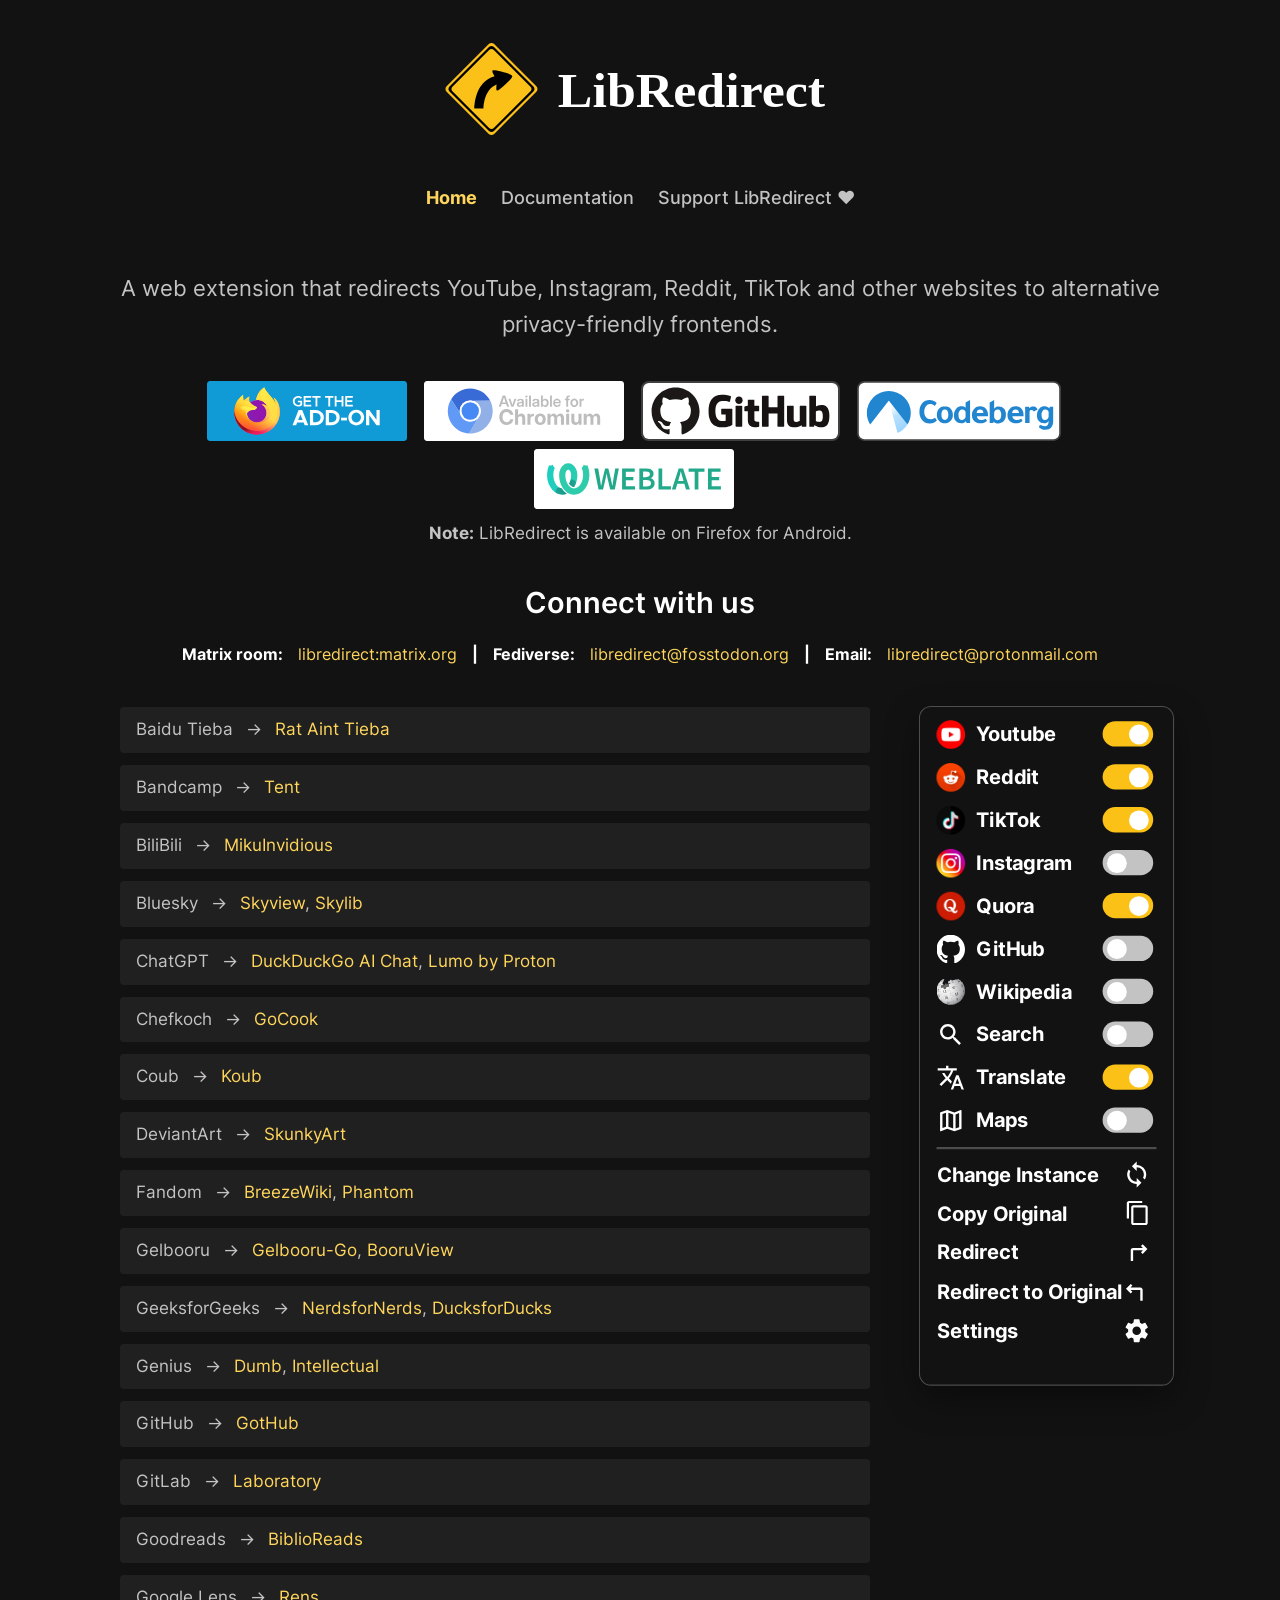
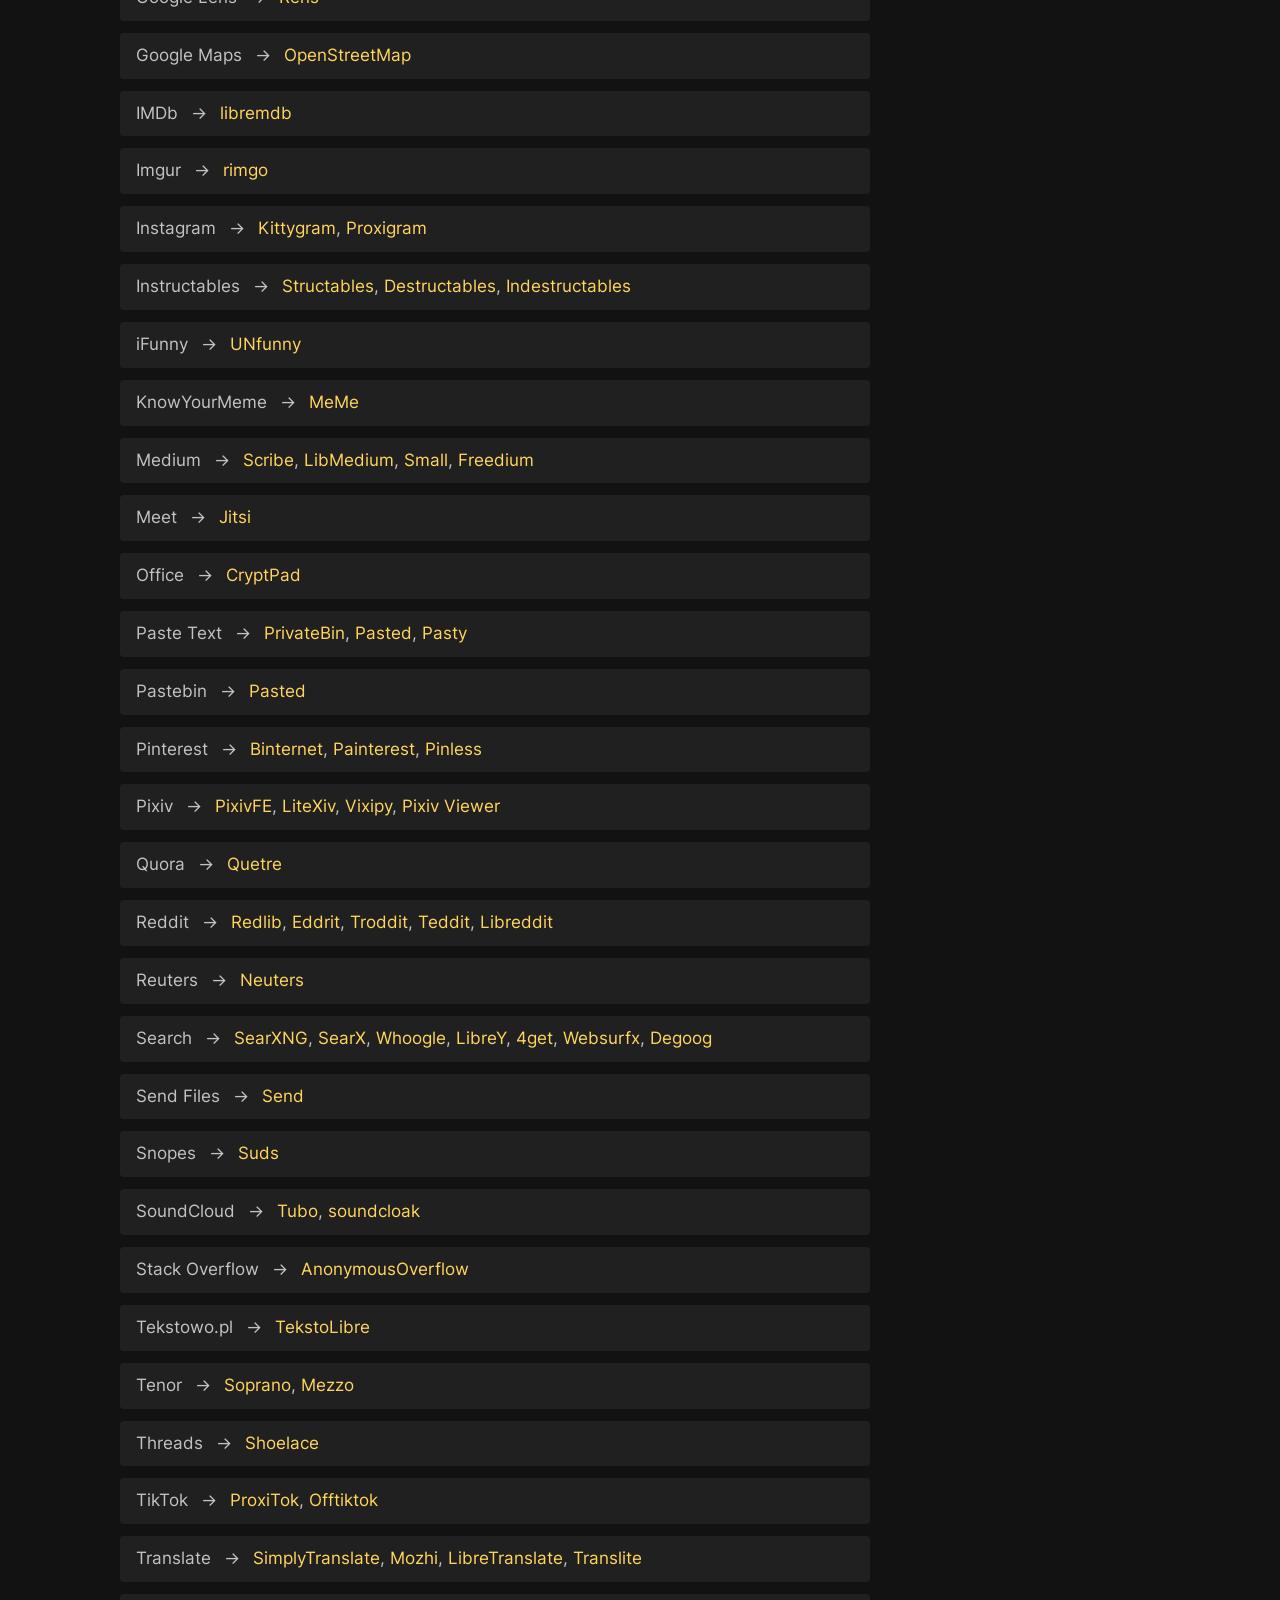
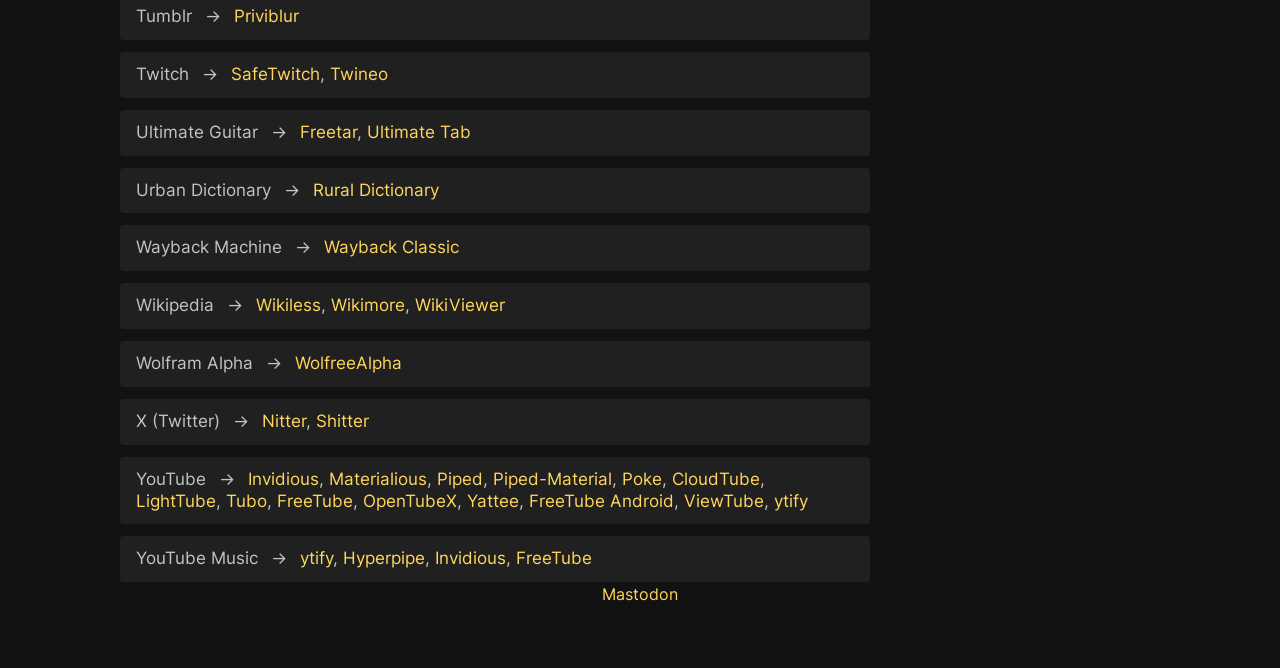
<file: index.html>
<!DOCTYPE html>
<html lang="en">
	<head>
		<meta charset="UTF-8">
		<meta name="viewport" content="width=device-width, initial-scale=1.0">
		<meta name="robots" content="index, follow">
		<link rel="stylesheet" href="style.css">
		<link rel="icon" type="image/x-icon" href="favicon.ico">
		<link rel="canonical" href="https://libredirect.manerakai.com">
		<meta property="og:type" content="website">
		<meta property="og:title" content="LibRedirect - Privacy-friendly Redirector">
		<meta property="og:site_name" content="libredirect.manerakai.com">
		<meta property="og:description" content="A web extension that redirects YouTube, Twitter, Instagram, etc. requests to alternative privacy-friendly frontends">
		<title>LibRedirect</title>
		<meta name="referrer" content="same-origin">
		<meta http-equiv="Content-Security-Policy" content="default-src 'none'; base-uri 'self'; form-action 'self'; script-src 'none'; style-src 'self'; img-src 'self'; font-src 'self'; frame-src 'self'; media-src 'self';">
	</head>
	<body>
		<div id="body" class="center-content">
			<div id="logo">
				<a href="./index.html">
					<img src="assets/images/libredirect-logo.svg" alt="LibRedirect Logo">
				</a>
			</div>
			<div class="nav_bar">
				<a href="./index.html" class="active">Home</a>
				<a href="./docs.html">Documentation</a>
				<a href="./donate.html">Support LibRedirect ❤️</a>
			</div>
			<h3 class="title">A web extension that redirects YouTube, Instagram, Reddit, TikTok and other websites to alternative privacy-friendly frontends.</h3>
			<div>
				<a class="badge" href="https://addons.mozilla.org/firefox/addon/libredirect">
					<img src="./assets/images/badge-firefox.svg" alt="Firefox Add-Ons">
				</a>
				<a class="badge" href="./docs.html#chromium-install">
					<img src="./assets/images/badge-chromium.svg" alt="Chromium">
				</a>
				<a class="badge" href="https://github.com/libredirect">
					<img src="./assets/images/github.svg" alt="GitHub">
				</a>
				<a class="badge" href="https://codeberg.org/LibRedirect">
					<img src="./assets/images/codeberg.svg" alt="Codeberg">
				</a>
				<a class="badge" href="https://hosted.weblate.org/projects/libredirect/extension">
					<img src="./assets/images/badge-weblate.svg" alt="Weblate">
				</a>
				<p><strong>Note:</strong>
				LibRedirect is available on Firefox for Android.</p>
			</div>
			<h2>Connect with us</h2>
			<div class="connect-links">
				<strong>Matrix room:</strong>
				<a href="https://matrix.to/#/#libredirect:matrix.org">libredirect:matrix.org</a>
				<strong>|</strong>
				<strong>Fediverse:</strong>
				<a href="https://fosstodon.org/@libredirect">libredirect@fosstodon.org</a>
				<strong>|</strong>
				<strong>Email:</strong>
				<a href="mailto:libredirect@protonmail.com">libredirect@protonmail.com</a>
			</div>
			<div id="description">
				<div class="left-content">
					<!-- To sync service list see 'index.sh' script. TODO: make CI or update script to replace this part. -->
					<ul class="clear">
						<li>Baidu Tieba <span>&#8594;</span>
							<a href="https://0xacab.org/johnxina/rat">Rat Aint Tieba</a></li>
						<li>Bandcamp <span>&#8594;</span>
							<a href="https://forgejo.sny.sh/sun/Tent">Tent</a></li>
						<li>BiliBili <span>&#8594;</span>
							<a href="https://0xacab.org/johnxina/mikuinvidious">MikuInvidious</a></li>
						<li>Bluesky <span>&#8594;</span>
							<a href="https://github.com/badlogic/skyview">Skyview</a>, <a href="https://codeberg.org/bg443/skylib-backend">Skylib</a></li>
						<li>ChatGPT <span>&#8594;</span>
							<a href="https://duckduckgo.com/duckduckgo-help-pages/aichat">DuckDuckGo AI Chat</a>, <a href="https://lumo.proton.me">Lumo by Proton</a></li>
						<li>Chefkoch <span>&#8594;</span>
							<a href="https://github.com/NoUmlautsAllowed/gocook">GoCook</a></li>
						<li>Coub <span>&#8594;</span>
							<a href="https://git.bloat.cat/gospodin/koub">Koub</a></li>
						<li>DeviantArt <span>&#8594;</span>
							<a href="https://codeberg.org/skunky/skunkyart">SkunkyArt</a></li>
						<li>Fandom <span>&#8594;</span>
							<a href="https://breezewiki.com">BreezeWiki</a>, <a href="https://codeberg.org/phantom-org/phantom">Phantom</a></li>
						<li>Gelbooru <span>&#8594;</span>
							<a href="https://codeberg.org/vlnst/gelbooru-go">Gelbooru-Go</a>, <a href="https://codeberg.org/jessienyan/booruview">BooruView</a></li>
						<li>GeeksforGeeks <span>&#8594;</span>
							<a href="https://git.vern.cc/cobra/NerdsforNerds">NerdsforNerds</a>, <a href="https://git.private.coffee/PrivateCoffee/ducksforducks">DucksforDucks</a></li>
						<li>Genius <span>&#8594;</span>
							<a href="https://github.com/rramiachraf/dumb">Dumb</a>, <a href="https://github.com/Insprill/intellectual">Intellectual</a></li>
						<li>GitHub <span>&#8594;</span>
							<a href="https://codeberg.org/gothub/gothub">GotHub</a></li>
						<li>GitLab <span>&#8594;</span>
							<a href="https://git.vitali64.duckdns.org/utils/laboratory.git/about">Laboratory</a></li>
						<li>Goodreads <span>&#8594;</span>
							<a href="https://github.com/nesaku/BiblioReads">BiblioReads</a></li>
						<li>Google Lens <span>&#8594;</span>
							<a href="https://git.maid.zone/stuff/rens">Rens</a></li>
						<li>Google Maps <span>&#8594;</span>
							<a href="https://www.openstreetmap.org">OpenStreetMap</a></li>
						<li>IMDb <span>&#8594;</span>
							<a href="https://github.com/zyachel/libremdb">libremdb</a></li>
						<li>Imgur <span>&#8594;</span>
							<a href="https://codeberg.org/rimgo/rimgo">rimgo</a></li>
						<li>Instagram <span>&#8594;</span>
							<a href="https://codeberg.org/irelephant/kittygram">Kittygram</a>, <a href="https://codeberg.org/ThePenguinDev/Proxigram">Proxigram</a></li>
						<li>Instructables <span>&#8594;</span>
							<a href="https://github.com/PrivateCoffee/structables">Structables</a>, <a href="https://git.vern.cc/cobra/Destructables">Destructables</a>, <a href="https://indestructables.codeberg.page">Indestructables</a></li>
						<li>iFunny <span>&#8594;</span>
							<a href="https://git.vern.cc/cobra/UNfunny">UNfunny</a></li>
						<li>KnowYourMeme <span>&#8594;</span>
							<a href="https://git.vern.cc/cobra/MeMe">MeMe</a></li>
						<li>Medium <span>&#8594;</span>
							<a href="https://sr.ht/~edwardloveall/Scribe">Scribe</a>, <a href="https://github.com/realaravinth/libmedium">LibMedium</a>, <a href="https://git.private.coffee/PrivateCoffee/small">Small</a>, <a href="https://codeberg.org/Freedium-cfd">Freedium</a></li>
						<li>Meet <span>&#8594;</span>
							<a href="https://jitsi.org">Jitsi</a></li>
						<li>Office <span>&#8594;</span>
							<a href="https://cryptpad.org">CryptPad</a></li>
						<li>Paste Text <span>&#8594;</span>
							<a href="https://privatebin.info">PrivateBin</a>, <a href="https://github.com/Dragynfruit/pasted">Pasted</a>, <a href="https://github.com/lus/pasty">Pasty</a></li>
						<li>Pastebin <span>&#8594;</span>
							<a href="https://github.com/Dragynfruit/pasted">Pasted</a></li>
						<li>Pinterest <span>&#8594;</span>
							<a href="https://github.com/Ahwxorg/Binternet">Binternet</a>, <a href="https://codeberg.org/thirtysix/painterest">Painterest</a>, <a href="https://github.com/bunk-im/pinless">Pinless</a></li>
						<li>Pixiv <span>&#8594;</span>
							<a href="https://codeberg.org/VnPower/pixivfe">PixivFE</a>, <a href="https://codeberg.org/LiteXiv/LiteXiv">LiteXiv</a>, <a href="https://codeberg.org/vixipy/Vixipy">Vixipy</a>, <a href="https://github.com/asadahimeka/pixiv-viewer">Pixiv Viewer</a></li>
						<li>Quora <span>&#8594;</span>
							<a href="https://github.com/zyachel/quetre">Quetre</a></li>
						<li>Reddit <span>&#8594;</span>
							<a href="https://github.com/redlib-org/redlib">Redlib</a>, <a href="https://github.com/corenting/eddrit">Eddrit</a>, <a href="https://github.com/burhan-syed/troddit">Troddit</a>, <a href="https://codeberg.org/teddit/teddit">Teddit</a>, <a href="https://github.com/spikecodes/libreddit">Libreddit</a></li>
						<li>Reuters <span>&#8594;</span>
							<a href="https://github.com/HookedBehemoth/neuters">Neuters</a></li>
						<li>Search <span>&#8594;</span>
							<a href="https://github.com/searxng/searxng">SearXNG</a>, <a href="https://searx.github.io/searx">SearX</a>, <a href="https://benbusby.com/projects/whoogle-search">Whoogle</a>, <a href="https://github.com/Ahwxorg/librey/">LibreY</a>, <a href="https://git.lolcat.ca/lolcat/4get">4get</a>, <a href="https://github.com/neon-mmd/websurfx">Websurfx</a>, <a href="https://github.com/degoog-org/degoog">Degoog</a></li>
						<li>Send Files <span>&#8594;</span>
							<a href="https://gitlab.com/timvisee/send">Send</a></li>
						<li>Snopes <span>&#8594;</span>
							<a href="https://git.vern.cc/cobra/Suds">Suds</a></li>
						<li>SoundCloud <span>&#8594;</span>
							<a href="https://github.com/migalmoreno/tubo">Tubo</a>, <a href="https://git.maid.zone/stuff/soundcloak">soundcloak</a></li>
						<li>Stack Overflow <span>&#8594;</span>
							<a href="https://github.com/httpjamesm/AnonymousOverflow">AnonymousOverflow</a></li>
						<li>Tekstowo.pl <span>&#8594;</span>
							<a href="https://github.com/Davilarek/TekstoLibre">TekstoLibre</a></li>
						<li>Tenor <span>&#8594;</span>
							<a href="https://git.vern.cc/cobra/Soprano">Soprano</a>, <a href="https://gitfield.org/fsky/mezzo">Mezzo</a></li>
						<li>Threads <span>&#8594;</span>
							<a href="https://git.sr.ht/~nixgoat/shoelace">Shoelace</a></li>
						<li>TikTok <span>&#8594;</span>
							<a href="https://github.com/pablouser1/ProxiTok">ProxiTok</a>, <a href="https://github.com/MarsHeer/offtiktok">Offtiktok</a></li>
						<li>Translate <span>&#8594;</span>
							<a href="https://codeberg.org/ManeraKai/simplytranslate">SimplyTranslate</a>, <a href="https://codeberg.org/aryak/mozhi">Mozhi</a>, <a href="https://github.com/LibreTranslate/LibreTranslate">LibreTranslate</a>, <a href="https://codeberg.org/gospodin/translite">Translite</a></li>
						<li>Tumblr <span>&#8594;</span>
							<a href="https://github.com/syeopite/priviblur">Priviblur</a></li>
						<li>Twitch <span>&#8594;</span>
							<a href="https://codeberg.org/dragongoose/safetwitch">SafeTwitch</a>, <a href="https://codeberg.org/CloudyyUw/twineo">Twineo</a></li>
						<li>Ultimate Guitar <span>&#8594;</span>
							<a href="https://github.com/kmille/freetar">Freetar</a>, <a href="https://github.com/BenoitBellegarde/UltimateTab">Ultimate Tab</a></li>
						<li>Urban Dictionary <span>&#8594;</span>
							<a href="https://codeberg.org/cobra/rural-dict">Rural Dictionary</a></li>
						<li>Wayback Machine <span>&#8594;</span>
							<a href="https://github.com/ticky/wayback-classic">Wayback Classic</a></li>
						<li>Wikipedia <span>&#8594;</span>
							<a href="https://wikiless.org">Wikiless</a>, <a href="https://git.private.coffee/privatecoffee/wikimore">Wikimore</a>, <a href="https://codeberg.org/bnyro/wikiviewer">WikiViewer</a></li>
						<li>Wolfram Alpha <span>&#8594;</span>
							<a href="https://git.disroot.org/wolfree">WolfreeAlpha</a></li>
						<li>X (Twitter) <span>&#8594;</span>
							<a href="https://github.com/zedeus/nitter">Nitter</a>, <a href="https://github.com/zedeus/nitter">Shitter</a></li>
						<li>YouTube <span>&#8594;</span>
							<a href="https://invidious.io">Invidious</a>, <a href="https://materialio.us">Materialious</a>, <a href="https://github.com/TeamPiped/Piped">Piped</a>, <a href="https://github.com/mmjee/Piped-Material">Piped-Material</a>, <a href="https://codeberg.org/ashley/poke">Poke</a>, <a href="https://sr.ht/~cadence/tube">CloudTube</a>, <a href="https://github.com/lighttube-org/LightTube">LightTube</a>, <a href="https://github.com/migalmoreno/tubo">Tubo</a>, <a href="https://github.com/FreeTubeApp/FreeTube">FreeTube</a>, <a href="https://github.com/OpenTubeX/OpenTubeX">OpenTubeX</a>, <a href="https://github.com/yattee/yattee">Yattee</a>, <a href="https://github.com/MarmadileManteater/FreeTubeAndroid">FreeTube Android</a>, <a href="https://github.com/ViewTube/viewtube">ViewTube</a>, <a href="https://github.com/n-ce/ytify/">ytify</a></li>
						<li>YouTube Music <span>&#8594;</span>
							<a href="https://github.com/n-ce/ytify">ytify</a>, <a href="https://codeberg.org/Hyperpipe/Hyperpipe">Hyperpipe</a>, <a href="https://invidious.io">Invidious</a>, <a href="https://github.com/FreeTubeApp/FreeTube">FreeTube</a></li>
					</ul>
				</div>
				<div id="popup">
					<iframe src="./popup.html" title="Popup Emulation of the extension"></iframe>
				</div>
			</div>
			<!-- Hidden. Used to verify this website at Mastodon account. -->
			<a class="fedi" rel="me" href="https://fosstodon.org/@libredirect" style="display: none;">Mastodon</a>
		</div>
	</body>
</html>
</file>
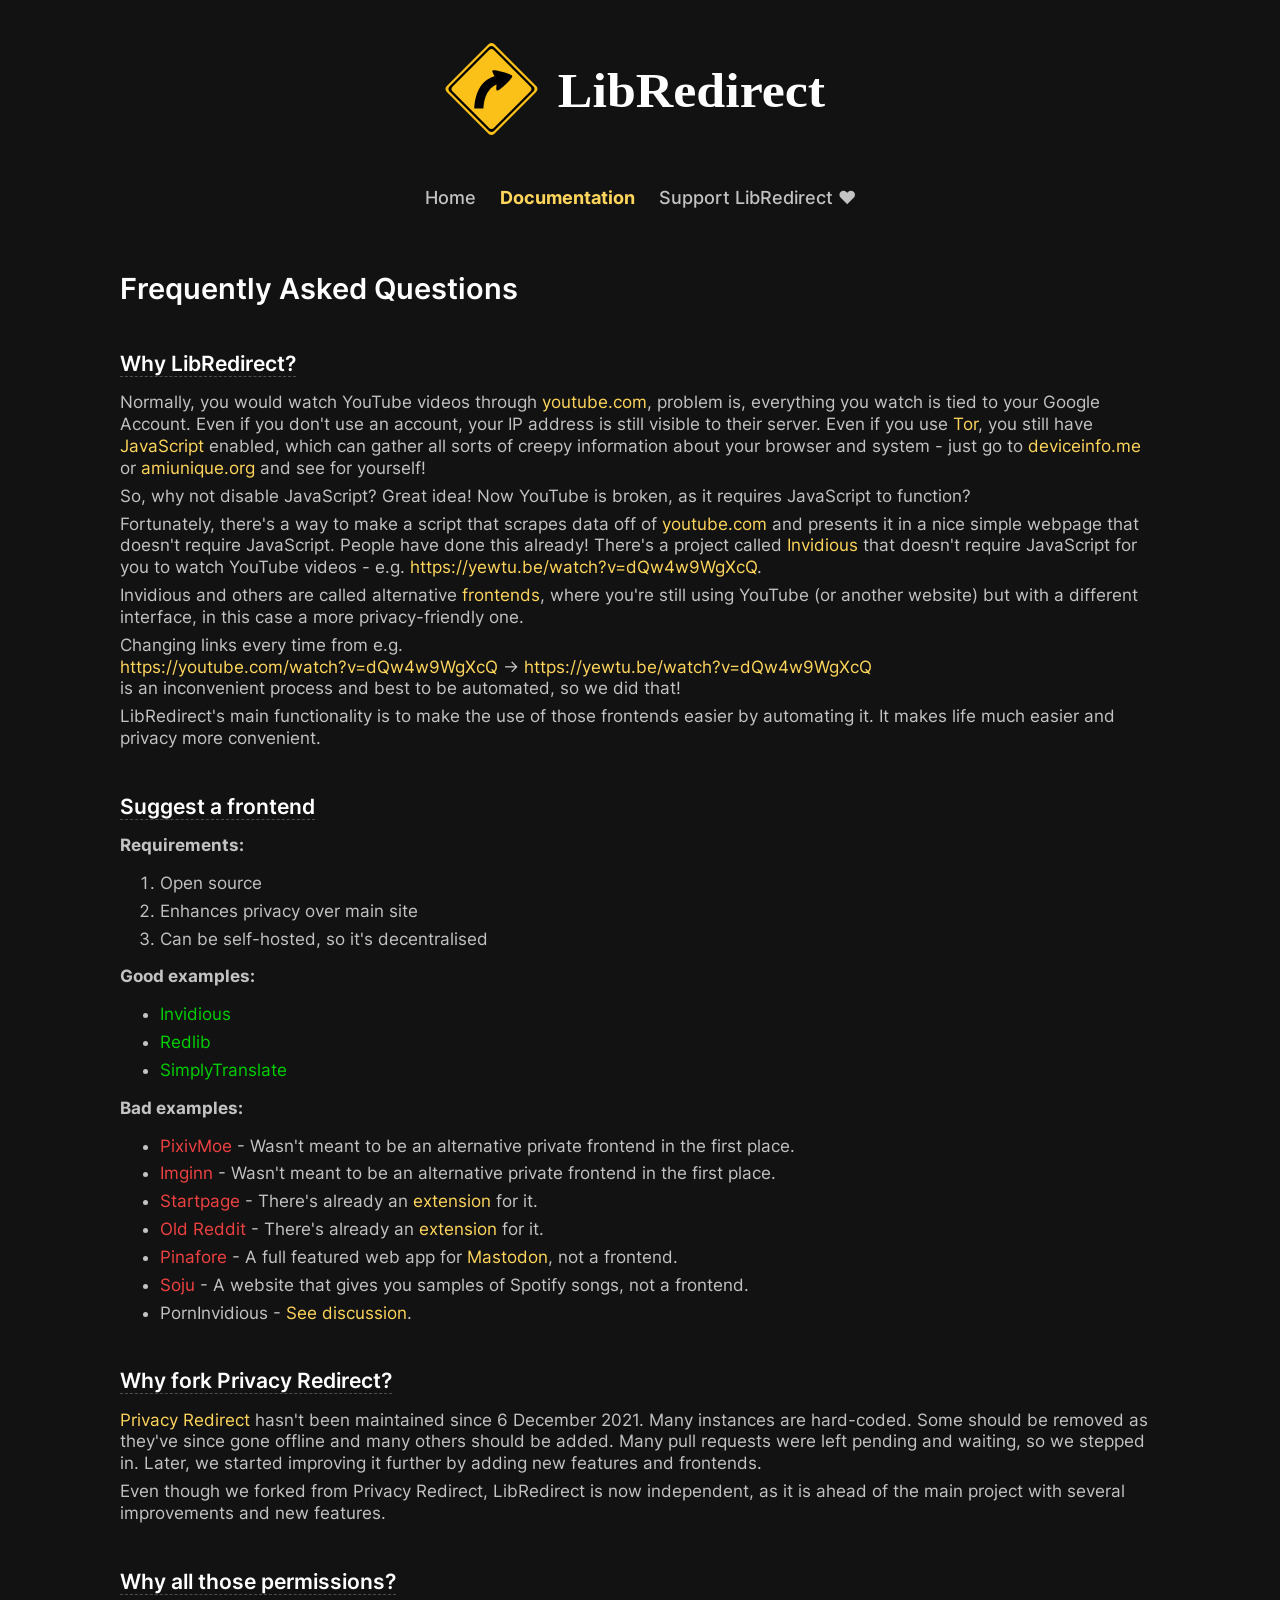
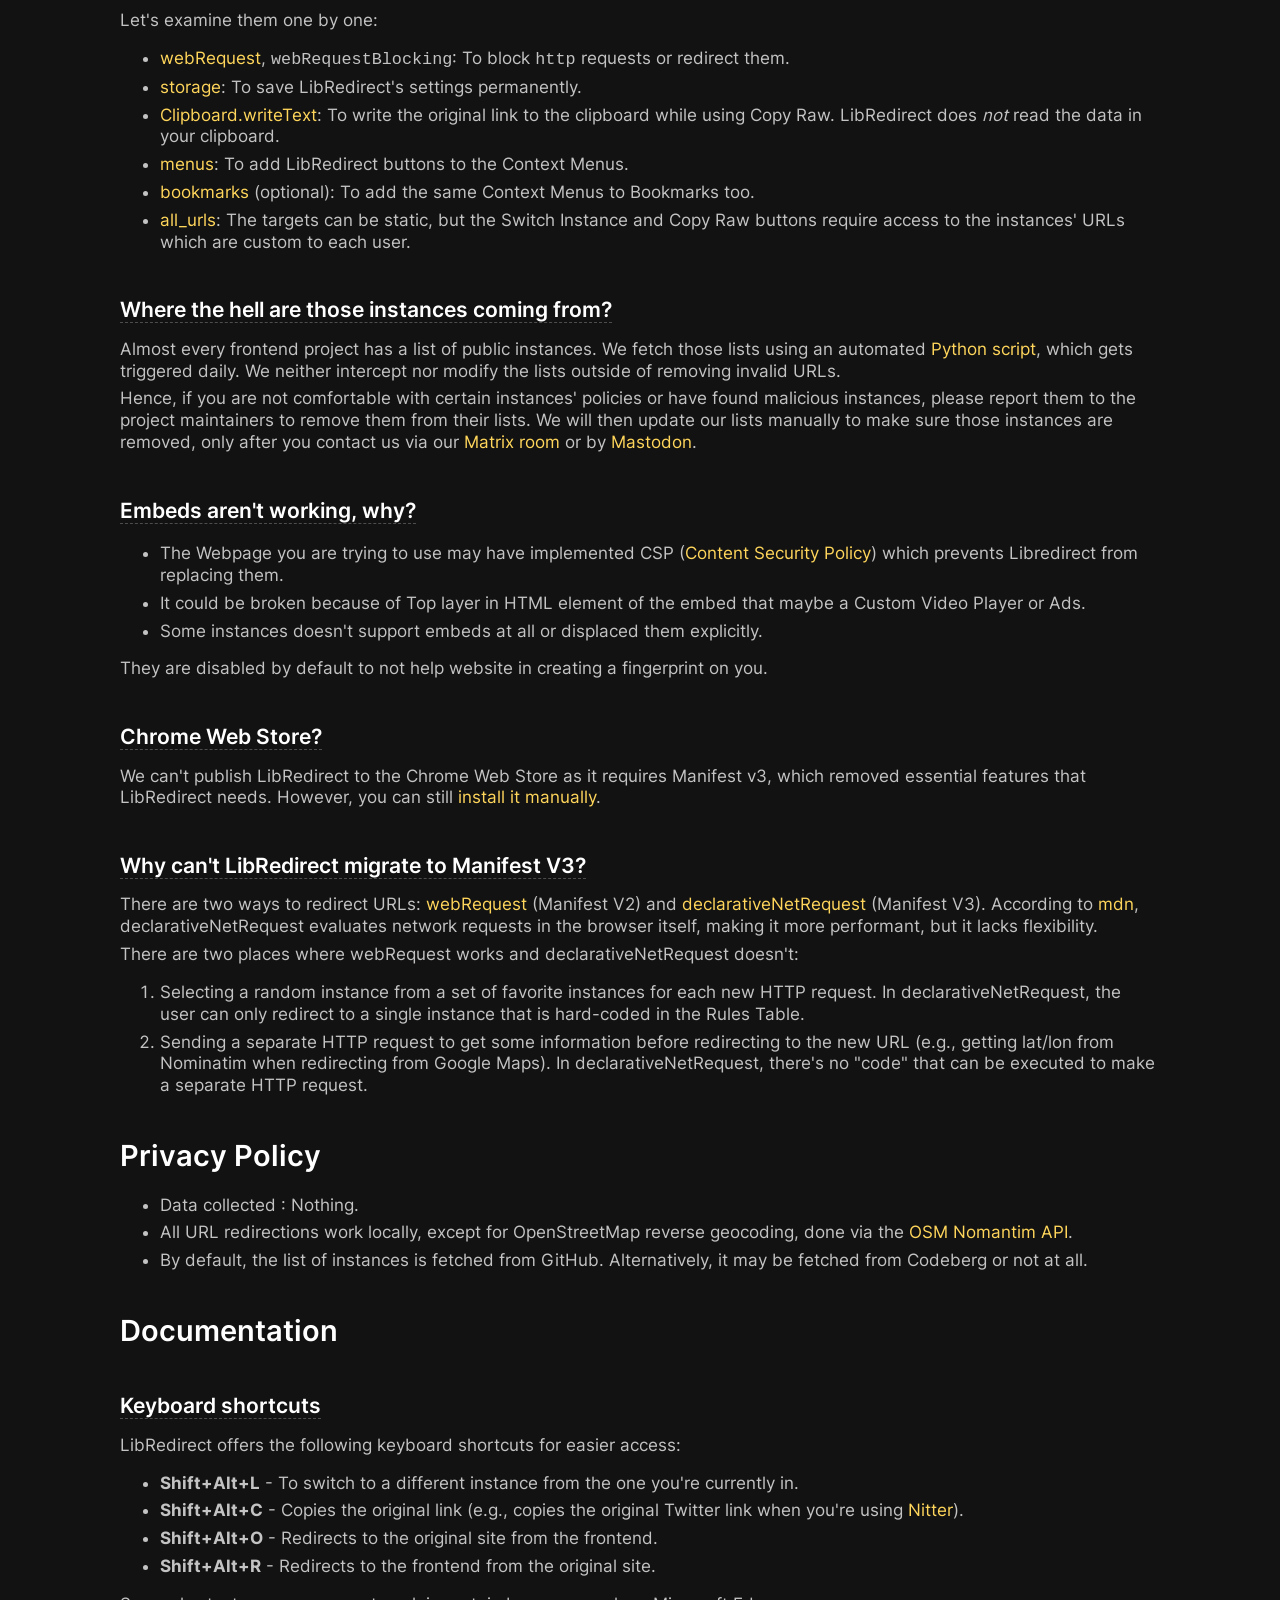
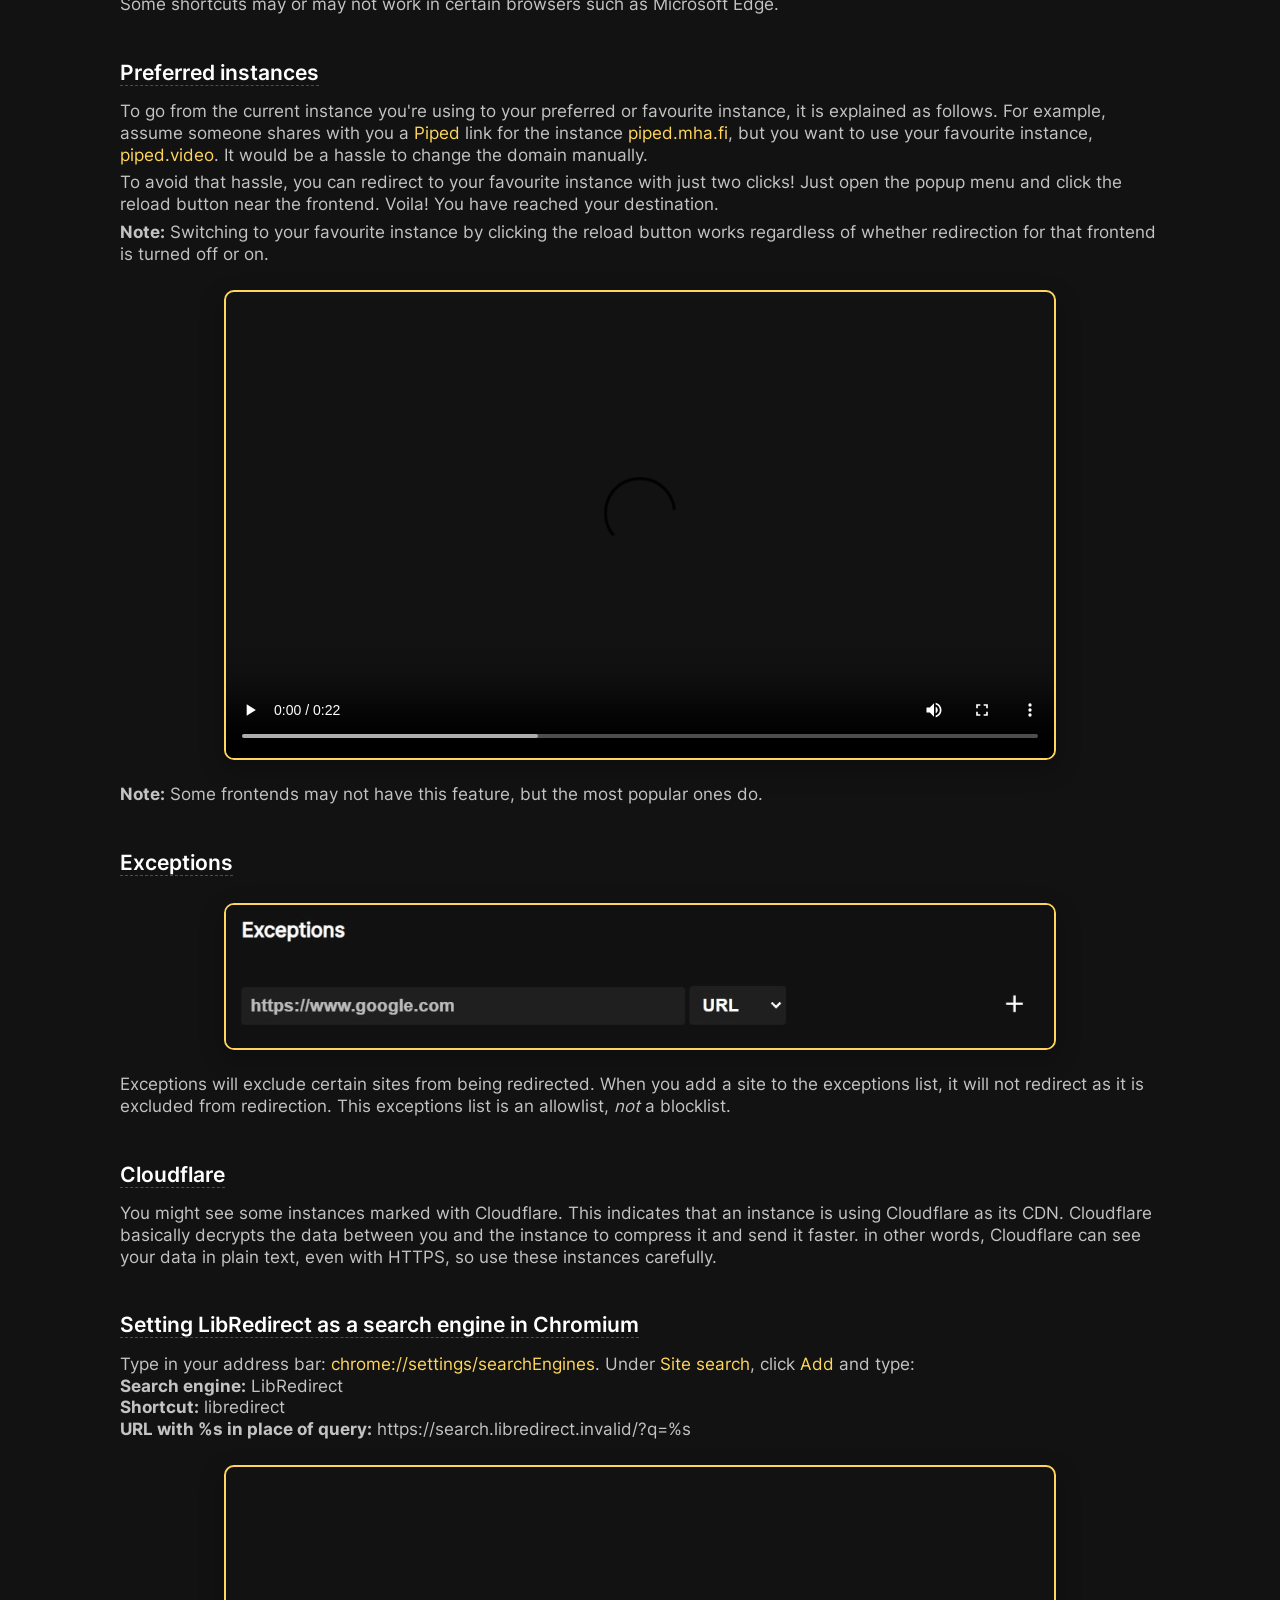
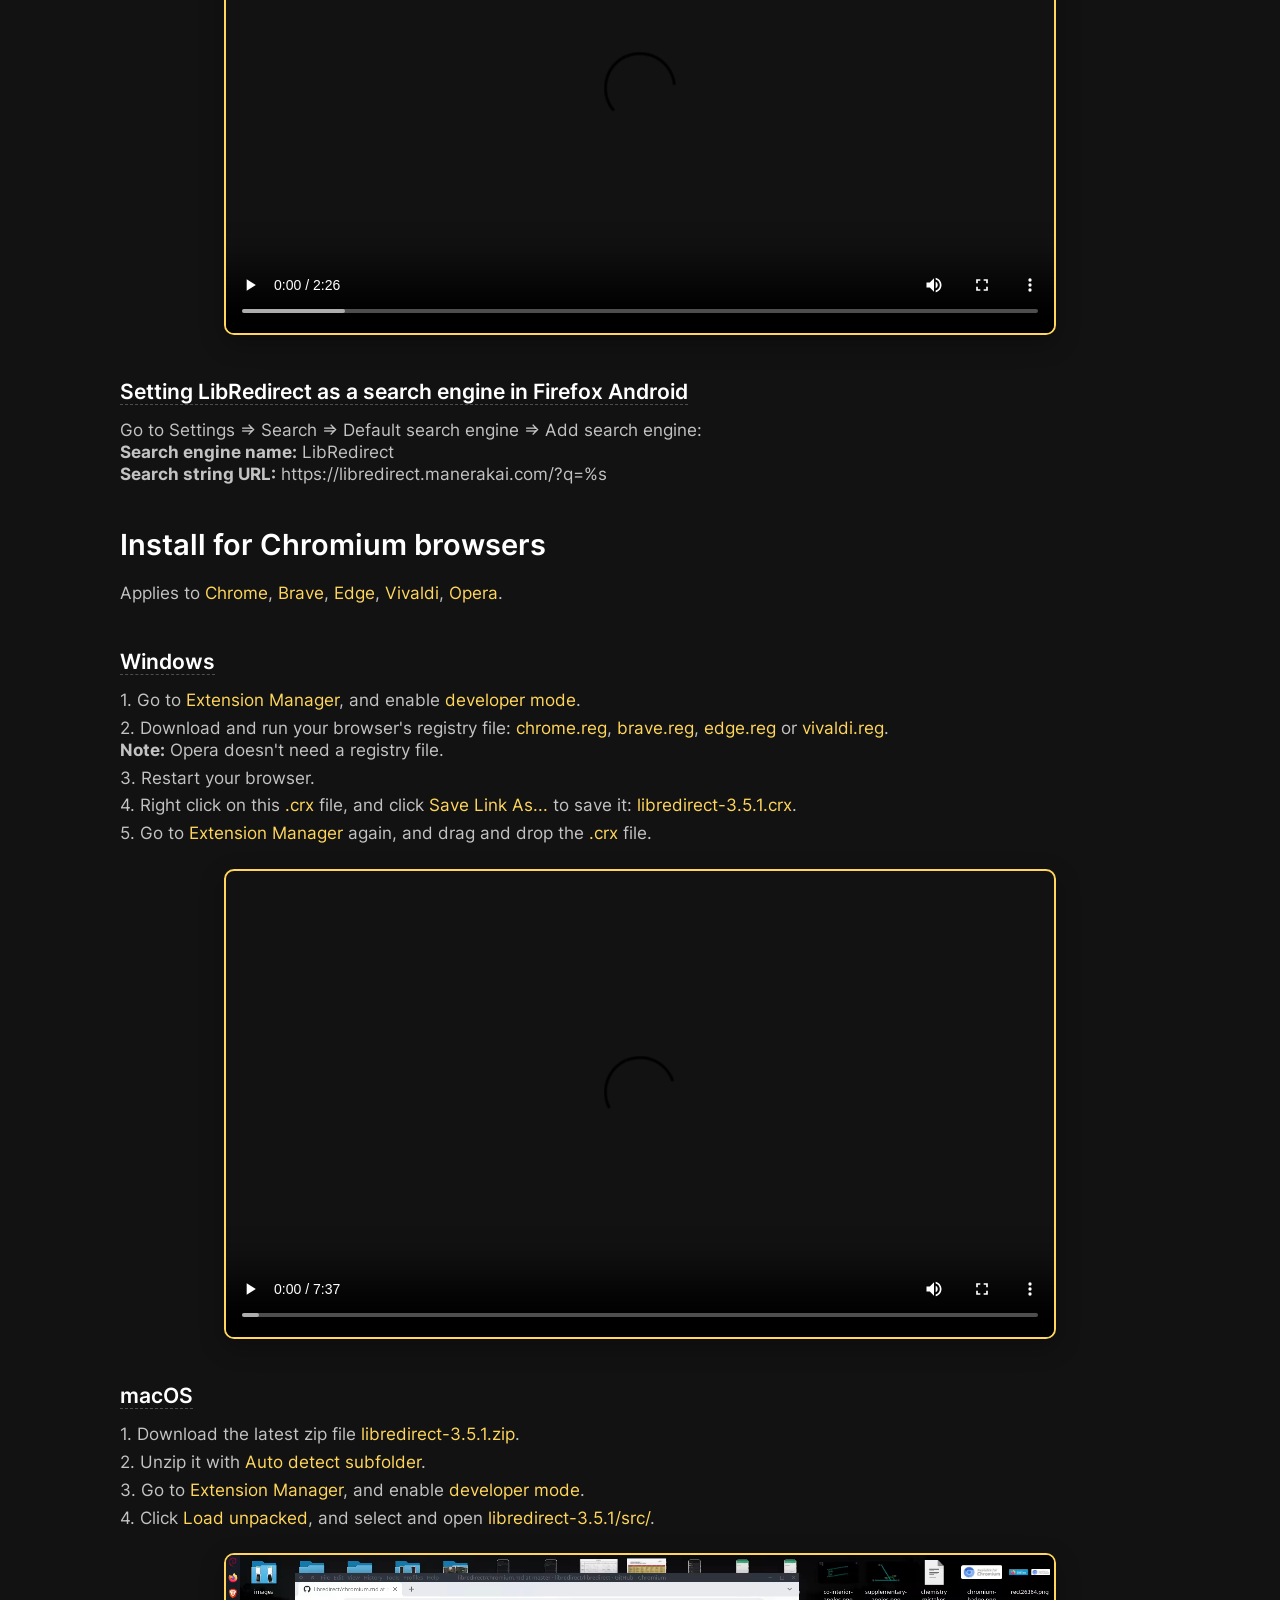
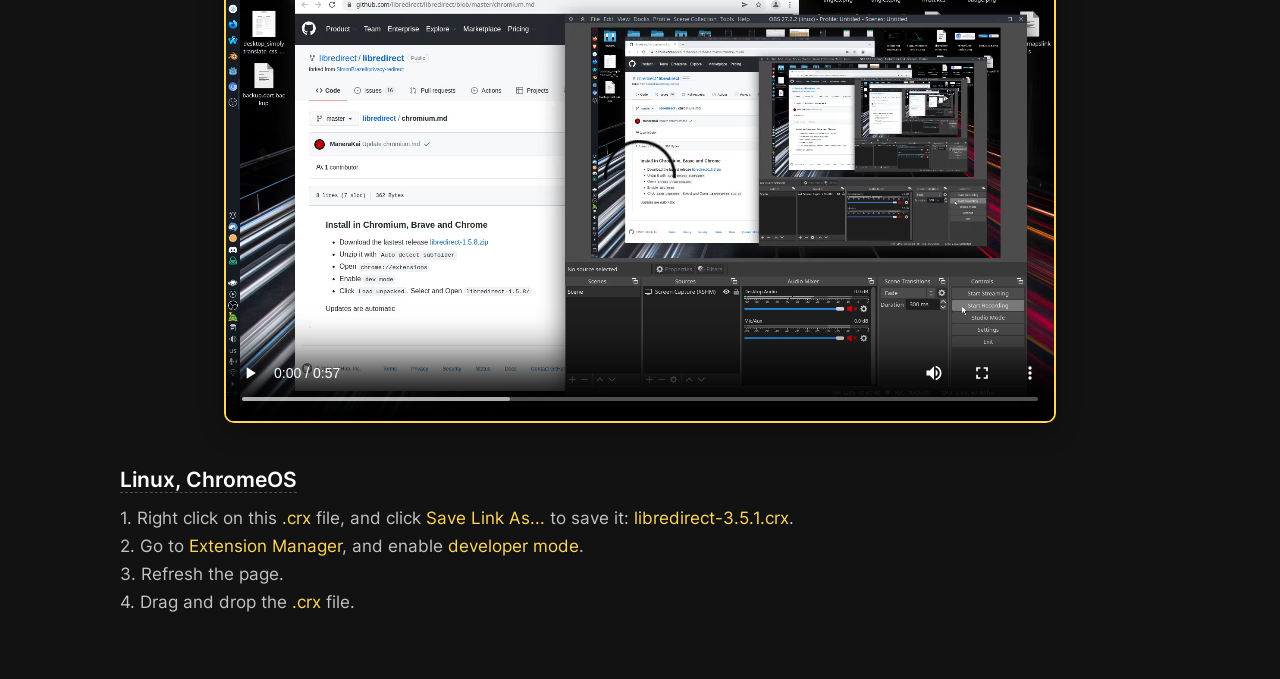
<file: docs.html>
<!DOCTYPE html>
<html lang="en">
	<head>
		<meta charset="UTF-8">
		<meta name="viewport" content="width=device-width, initial-scale=1.0">
		<meta name="robots" content="index, follow">
		<link rel="stylesheet" href="style.css">
		<link rel="icon" type="image/x-icon" href="favicon.ico">
		<link rel="canonical" href="https://libredirect.manerakai.com">
		<meta property="og:type" content="website">
		<meta property="og:title" content="LibRedirect - Privacy-friendly Redirector">
		<meta property="og:site_name" content="libredirect.manerakai.com">
		<meta property="og:description" content="A web extension that redirects YouTube, Twitter, Instagram, etc. requests to alternative privacy-friendly frontends">
		<title>LibRedirect - Documentation</title>
		<meta name="referrer" content="same-origin">
		<meta http-equiv="Content-Security-Policy" content="default-src 'none'; base-uri 'self'; form-action 'self'; script-src 'none'; style-src 'self'; img-src 'self'; font-src 'self'; frame-src 'self'; media-src 'self';">
	</head>
	<body>
		<div id="body">
			<div id="logo">
				<a href="./index.html">
					<img src="assets/images/libredirect-logo.svg" alt="LibRedirect Logo">
				</a>
			</div>
			<div class="nav_bar">
				<a href="./index.html">Home</a>
				<a href="./docs.html" class="active">Documentation</a>
				<a href="./donate.html">Support LibRedirect ❤️</a>
			</div>
			<h2 id="faq">Frequently Asked Questions</h2>
			<h3 id="why_libredirect"><a href="#why_libredirect">Why LibRedirect?</a></h3>
			<p>Normally, you would watch YouTube videos through <a href="https://www.youtube.com">youtube.com</a>,
				problem is, everything you watch is tied to your Google Account. Even if you don't use an account, your IP address is still visible to their server.
				Even if you use <a href="https://www.torproject.org">Tor</a>, you still have <a href="https://en.wikipedia.org/wiki/JavaScript">JavaScript</a>
				enabled, which can gather all sorts of creepy information about your browser and system - just go to <a href="https://deviceinfo.me">deviceinfo.me</a>
				or <a href="https://www.amiunique.org">amiunique.org</a>
				and see for yourself!<br></p>
			<p>So, why not disable JavaScript? Great idea! Now YouTube is broken, as it requires JavaScript to function?</p>
			<p>Fortunately, there's a way to make a script that scrapes data off of <a href="https://www.youtube.com/">youtube.com</a>
				and presents it in a nice simple webpage that doesn't require JavaScript. People have done this already! There's a project called <a href="https://github.com/iv-org/invidious">Invidious</a>
				that doesn't require JavaScript for you to watch YouTube videos - e.g. <a href="https://yewtu.be/watch?v=dQw4w9WgXcQ">https://yewtu.be/watch?v=dQw4w9WgXcQ</a>.</p>
			<p>Invidious and others are called alternative <span class="yellow">frontends</span>,
				where you're still using YouTube (or another website) but with a different interface, in this case a more privacy-friendly one.<br></p>
			<p>Changing links every time from e.g.<br>
				<a href="https://youtube.com/watch?v=dQw4w9WgXcQ">https://youtube.com/watch?v=dQw4w9WgXcQ</a>
				<span>&#8594;</span>
				<a href="https://yewtu.be/watch?v=dQw4w9WgXcQ">https://yewtu.be/watch?v=dQw4w9WgXcQ</a><br>
				is an inconvenient process and best to be automated, so we did that!<br></p>
			<p>LibRedirect's main functionality is to make the use of those frontends easier by automating it. It makes life much easier and privacy more convenient.</p>
			<h3 id="suggest_frontend"><a href="#suggest_frontend">Suggest a frontend</a></h3>
			<p><strong>Requirements:</strong></p>
			<ol><li>Open source</li><li>Enhances privacy over main site</li><li>Can be self-hosted, so it's decentralised</li></ol>
			<p><strong>Good examples:</strong></p>
			<ul>
				<li><a href="https://github.com/iv-org/invidious" class="green">Invidious</a></li>
				<li><a href="https://github.com/redlib-org/redlib" class="green">Redlib</a></li>
				<li><a href="https://simple-web.org/projects/simplytranslate.html" class="green">SimplyTranslate</a></li>
			</ul>
			<p><strong>Bad examples:</strong></p>
			<ul>
				<li><a href="https://pixiv.moe" class="red">PixivMoe</a>
				- Wasn't meant to be an alternative private frontend in the first place.</li>
				<li><a href="https://imginn.com" class="red">Imginn</a>
				- Wasn't meant to be an alternative private frontend in the first place.</li>
				<li><a href="https://www.startpage.com" class="red">Startpage</a>
				- There's already an <a href="https://addons.mozilla.org/en-US/firefox/addon/startpage-private-search">extension</a>
				for it.</li>
				<li><a href="https://old.reddit.com" class="red">Old Reddit</a>
				- There's already an <a href="https://addons.mozilla.org/en-US/firefox/addon/old-reddit-redirect">extension</a>
				for it.</li>
				<li><a href="https://pinafore.social" class="red">Pinafore</a>
				- A full featured web app for <a href="https://joinmastodon.org/">Mastodon</a>, not a frontend.</li>
				<li><a href="https://playsoju.netlify.app/" class="red">Soju</a>
				- A website that gives you samples of Spotify songs, not a frontend.</li>
				<li>PornInvidious - <a href="https://codeberg.org/LibRedirect/browser_extension/issues/11#issuecomment-630922">See discussion</a>.</li>
			</ul>
			<h3 id="why_fork_privacy_redirect"><a href="#why_fork_privacy_redirect">Why fork Privacy Redirect?</a></h3>
			<p><a href="https://github.com/SimonBrazell/privacy-redirect">Privacy Redirect</a>
			hasn't been maintained since 6 December 2021. Many instances are hard-coded.
			Some should be removed as they've since gone offline and many others should be added. Many pull requests were left pending and waiting, so we stepped in.
			Later, we started improving it further by adding new features and frontends.</p>
			<p>Even though we forked from Privacy Redirect, LibRedirect is now independent,
				as it is ahead of the main project with several improvements and new features.</p>
			<h3 id="why_all_those_permissions"><a href="#why_all_those_permissions">Why all those permissions?</a></h3>
			<p>Let's examine them one by one:</p>
			<ul>
				<li><a href="https://developer.mozilla.org/en-US/docs/Mozilla/Add-ons/WebExtensions/API/webRequest">webRequest</a>, <code>webRequestBlocking</code>: To block <code>http</code>
				requests or redirect them.</li>
				<li><a href="https://developer.mozilla.org/en-US/docs/Mozilla/Add-ons/WebExtensions/API/storage">storage</a>: To save LibRedirect's settings permanently.</li>
				<li><a href="https://developer.mozilla.org/en-US/docs/Web/API/Clipboard/writeText">Clipboard.writeText</a>:
				To write the original link to the clipboard while using Copy Raw. LibRedirect does <em>not</em>
				read the data in your clipboard.</li>
				<li><a href="https://developer.mozilla.org/en-US/docs/Mozilla/Add-ons/WebExtensions/API/menus">menus</a>: To add LibRedirect buttons to the Context Menus.</li>
				<li><a href="https://developer.mozilla.org/en-US/docs/Mozilla/Add-ons/WebExtensions/API/bookmarks">bookmarks</a>
				(optional): To add the same Context Menus to Bookmarks too.</li>
				<li><a href="https://developer.mozilla.org/en-US/docs/Mozilla/Add-ons/WebExtensions/Match_patterns">all_urls</a>: The targets can be static,
				but the Switch Instance and Copy Raw buttons require access to the instances' URLs which are custom to each user.</li>
			</ul>
			<h3 id="where_the_hell_are_those_instances_coming_from"><a href="#where_the_hell_are_those_instances_coming_from">Where the hell are those instances coming from?</a></h3>
			<p>Almost every frontend project has a list of public instances. We fetch those lists using an automated <a href="https://github.com/libredirect/instances">Python script</a>,
				which gets triggered daily. We neither intercept nor modify the lists outside of removing invalid URLs.</p>
			<p>Hence, if you are not comfortable with certain instances' policies or have found malicious instances, please report them to the project maintainers to remove them from their lists.
				We will then update our lists manually to make sure those instances are removed, only after you contact us via our <a href="https://matrix.to/#/#libredirect:matrix.org">Matrix room</a>
				or by <a href="https://fosstodon.org/@libredirect">Mastodon</a>.</p>
			<h3 id="embeds"><a href="#embeds">Embeds aren't working, why?</a></h3>
			<ul>
				<li>The Webpage you are trying to use may have implemented CSP (<a href="https://developer.mozilla.org/en-US/docs/Web/HTTP/CSP">Content Security Policy</a>) which prevents Libredirect from replacing them.</li>
				<li>It could be broken because of Top layer in HTML element of the embed that maybe a Custom Video Player or Ads.</li>
				<li>Some instances doesn't support embeds at all or displaced them explicitly.</li>
			</ul>
			<p>They are disabled by default to not help website in creating a fingerprint on you.</p>
			<h3 id="chrome_web_store"><a href="#chrome_web_store">Chrome Web Store?</a></h3>
			<p>We can't publish LibRedirect to the Chrome Web Store as it requires Manifest v3, which removed essential features that LibRedirect needs. However, you can still <a href="#chromium-install">install it manually</a>.</p>
			<h3 id="mv3"><a href="#mv3">Why can't LibRedirect migrate to Manifest V3?</a></h3>
			<p>There are two ways to redirect URLs: <a href="https://developer.mozilla.org/en-US/docs/Mozilla/Add-ons/WebExtensions/API/webRequest">webRequest</a>
				(Manifest V2) and <a href="https://developer.mozilla.org/en-US/docs/Mozilla/Add-ons/WebExtensions/API/declarativeNetRequest">declarativeNetRequest</a>
				(Manifest V3). According to <a href="https://developer.mozilla.org/en-US/docs/Mozilla/Add-ons/WebExtensions/API/declarativeNetRequest#comparison_with_the_webrequest_api">mdn</a>,
				declarativeNetRequest evaluates network requests in the browser itself, making it more performant, but it lacks flexibility.</p>
			<p>There are two places where webRequest works and declarativeNetRequest doesn't:</p>
			<ol>
				<li>Selecting a random instance from a set of favorite instances for each new HTTP request. In declarativeNetRequest,
					the user can only redirect to a single instance that is hard-coded in the Rules Table.</li>
				<li>Sending a separate HTTP request to get some information before redirecting to the new URL (e.g., getting lat/lon from Nominatim when redirecting from Google Maps).
					In declarativeNetRequest, there's no "code" that can be executed to make a separate HTTP request.</li>
			</ol>
			<h2 id="privacy-policy">Privacy Policy</h2>
			<ul>
				<li>Data collected : Nothing.</li>
				<li>All URL redirections work locally, except for OpenStreetMap reverse geocoding, done via the <a href="https://nominatim.org/release-docs/develop/api/Overview">OSM Nomantim API</a>.</li>
				<li>By default, the list of instances is fetched from GitHub. Alternatively, it may be fetched from Codeberg or not at all.</li>
			</ul>
			<h2 id="documentation">Documentation</h2>
			<h3 id="keyboard-shortcuts"><a href="#keyboard-shortcuts">Keyboard shortcuts</a></h3>
			<p>LibRedirect offers the following keyboard shortcuts for easier access:</p>
			<ul>
				<li><strong>Shift+Alt+L</strong>
				- To switch to a different instance from the one you're currently in.</li>
				<li><strong>Shift+Alt+C</strong>
				- Copies the original link (e.g., copies the original Twitter link when you're using <a href="https://github.com/zedeus/nitter">Nitter</a>).</li>
				<li><strong>Shift+Alt+O</strong>
				- Redirects to the original site from the frontend.</li>
				<li><strong>Shift+Alt+R</strong>
				- Redirects to the frontend from the original site.</li>
			</ul>
			<p>Some shortcuts may or may not work in certain browsers such as Microsoft Edge.</p>
			<h3 id="preferred"><a href="#preferred">Preferred instances</a></h3>
			<p>To go from the current instance you're using to your preferred or favourite instance, it is explained as follows. For example, assume someone shares with you a <a href="https://github.com/TeamPiped/Piped">Piped</a>
				link for the instance <a href="https://piped.mha.fi">piped.mha.fi</a>, but you want to use your favourite instance, <a href="https://piped.video">piped.video</a>. It would be a hassle to change the domain manually.</p>
			<p>To avoid that hassle, you can redirect to your favourite instance with just two clicks! Just open the popup menu and click the reload button near the frontend. Voila! You have reached your destination.</p>
			<p><strong>Note:</strong>
			Switching to your favourite instance by clicking the reload button works regardless of whether redirection for that frontend is turned off or on.</p>
			<video src="./assets/videos/preferred_instances.webm" controls></video>
			<p><strong>Note:</strong>
			Some frontends may not have this feature, but the most popular ones do.</p>
			<h3 id="exceptions"><a href="#exceptions">Exceptions</a></h3>
			<div><img class="align" src="assets/images/exceptions.webp" alt="Image of Exceptions settings"></div>
			<p>Exceptions will exclude certain sites from being redirected. When you add a site to the exceptions list, it will not redirect as it is excluded from redirection. This exceptions list is an allowlist, <em>not</em>
				a blocklist.</p>
			<h3 id="instances"><a href="#instances">Cloudflare</a></h3>
			<!-- TODO: see https://codeberg.org/LibRedirect/website/pulls/36#issuecomment-24543720 -->
			<p>You might see some instances marked with <span class="color-c">Cloudflare</span>.
				This indicates that an instance is using Cloudflare as its CDN.
				Cloudflare basically decrypts the data between you and the instance to compress it and send it faster.
				in other words, Cloudflare can see your data in plain text, even with HTTPS, so use these instances carefully.</p>
			<h3 id="search_engine_chromium"><a href="#search_engine_chromium">Setting LibRedirect as a search engine in Chromium</a></h3>
			<p>Type in your address bar: <span class="yellow">chrome://settings/searchEngines</span>. Under <span class="yellow">Site search</span>, click <span class="yellow">Add</span>
				and type:<br>
				<strong>Search engine:</strong>
				LibRedirect<br>
				<strong>Shortcut:</strong>
				libredirect<br>
				<strong>URL with %s in place of query:</strong>
				https://search.libredirect.invalid/?q=%s</p>
			<video src="./assets/videos/chrome_default_search_engine.webm" controls></video>
			<h3 id="search_engine_firefox_android"><a href="#search_engine_firefox_android">Setting LibRedirect as a search engine in Firefox Android</a></h3>
			<p>Go to Settings => Search => Default search engine => Add search engine:<br>
				<strong>Search engine name:</strong>
				LibRedirect<br>
				<strong>Search string URL:</strong>
				https://libredirect.manerakai.com/?q=%s</p>
			<h2 id="chromium-install">Install for Chromium browsers</h2>
			<p>Applies to <a href="https://www.google.com/chrome">Chrome</a>, <a href="https://brave.com">Brave</a>, <a href="https://www.microsoft.com/en-us/edge">Edge</a>, <a href="https://vivaldi.com">Vivaldi</a>, <a href="https://www.opera.com">Opera</a>.</p>
			<h3 id="windows"><a href="#windows">Windows</a></h3>
			<p>1. Go to <span class="yellow">Extension Manager</span>, and enable <span class="yellow">developer mode</span>.</p>
			<p>2. Download and run your browser's registry file: <a href="./assets/reg/chrome.reg" download>chrome.reg</a>, <a href="./assets/reg/brave.reg" download>brave.reg</a>, <a href="./assets/reg/edge.reg" download>edge.reg</a>
				or <a href="./assets/reg/vivaldi.reg" download>vivaldi.reg</a>.<br>
				<strong>Note:</strong>
				Opera doesn't need a registry file.</p>
			<p>3. Restart your browser.</p>
			<p>4. Right click on this <span class="yellow">.crx</span>
				file, and click <span class="yellow">Save Link As...</span>
				to save it: <a href="https://github.com/libredirect/browser_extension/releases/download/v3.5.1/libredirect-3.5.1.crx">libredirect-3.5.1.crx</a>.</p>
			<p>5. Go to <span class="yellow">Extension Manager</span>
				again, and drag and drop the <span class="yellow">.crx</span>
				file.</p>
			<video src="./assets/videos/install_chromium.webm" controls></video>
			<h3 id="mac"><a href="#mac">macOS</a></h3>
			<p>1. Download the latest zip file <a href="https://github.com/libredirect/browser_extension/releases/download/v3.5.1/libredirect-3.5.1.zip">libredirect-3.5.1.zip</a>.</p>
			<p>2. Unzip it with <span class="yellow">Auto detect subfolder</span>.</p>
			<p>3. Go to <span class="yellow">Extension Manager</span>, and enable <span class="yellow">developer mode</span>.</p>
			<p>4. Click <span class="yellow">Load unpacked</span>, and select and open <span class="yellow">libredirect-3.5.1/src/</span>.</p>
			<video src="./assets/videos/install_chrome_load_unpacked.webm" controls></video>
			<h3 id="linux"><a href="#linux">Linux, ChromeOS</a></h3>
			<p>1. Right click on this <span class="yellow">.crx</span>
				file, and click <span class="yellow">Save Link As...</span>
				to save it: <a href="https://github.com/libredirect/browser_extension/releases/download/v3.5.1/libredirect-3.5.1.crx">libredirect-3.5.1.crx</a>.</p>
			<p>2. Go to <span class="yellow">Extension Manager</span>, and enable <span class="yellow">developer mode</span>.</p>
			<p>3. Refresh the page.</p>
			<p>4. Drag and drop the <span class="yellow">.crx</span>
				file.</p>
		</div>
	</body>
</html>
</file>
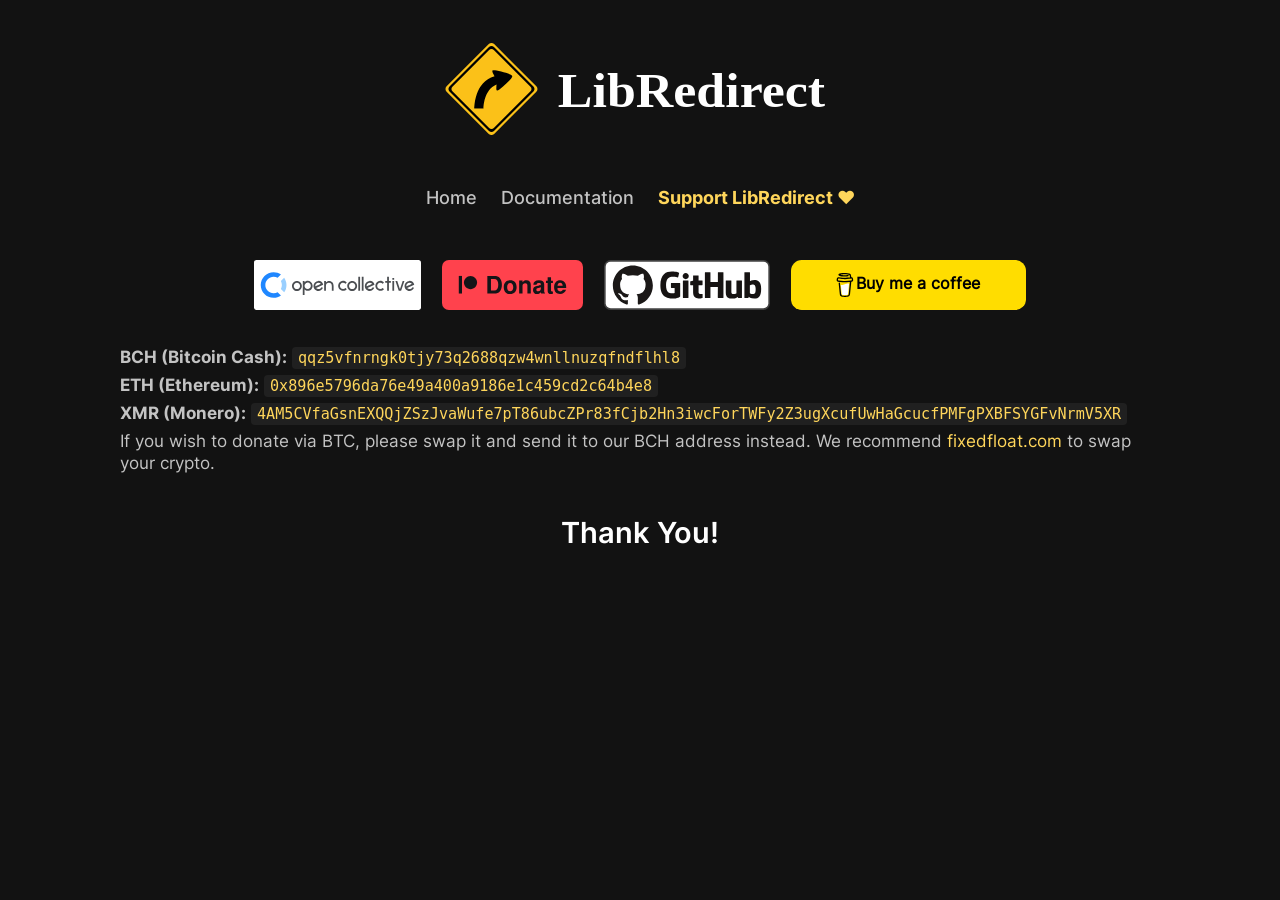
<file: donate.html>
<!DOCTYPE html>
<html lang="en">
	<head>
		<meta charset="UTF-8">
		<meta name="viewport" content="width=device-width, initial-scale=1.0">
		<meta name="robots" content="index, follow">
		<link rel="stylesheet" href="style.css">
		<link rel="icon" type="image/x-icon" href="favicon.ico">
		<link rel="canonical" href="https://libredirect.manerakai.com">
		<meta property="og:type" content="website">
		<meta property="og:title" content="LibRedirect - Privacy-friendly Redirector">
		<meta property="og:site_name" content="libredirect.manerakai.com">
		<meta property="og:description" content="A web extension that redirects YouTube, Twitter, Instagram, etc. requests to alternative privacy-friendly frontends">
		<title>LibRedirect - Support</title>
		<meta name="referrer" content="same-origin">
		<meta http-equiv="Content-Security-Policy" content="default-src 'none'; base-uri 'self'; form-action 'self'; script-src 'none'; style-src 'self'; img-src 'self'; font-src 'self'; frame-src 'self'; media-src 'self';">
	</head>
	<body>
		<div id="body">
			<div id="logo">
				<a href="./index.html">
					<img src="assets/images/libredirect-logo.svg" alt="LibRedirect Logo">
				</a>
			</div>
			<div class="nav_bar">
				<a href="./index.html">Home</a>
				<a href="./docs.html">Documentation</a>
				<a href="./donate.html" class="active">Support LibRedirect ❤️</a>
			</div>
			<div class="center-content donate-spacing">
				<a class="badge_medium" href="https://opencollective.com/libredirect#category-CONTRIBUTE">
					<img src="./assets/images/badge-opencollective.svg" alt="Open Collective">
				</a>
				<a class="badge_medium" href="https://patreon.com/libredirect">
					<img src="./assets/images/badge-patreon.svg" alt="Patreon">
				</a>
				<a class="badge_medium" href="https://github.com/sponsors/libredirect">
					<img src="./assets/images/github.svg" alt="GitHub Sponsors">
				</a>
				<a class="badge_medium" href="https://www.buymeacoffee.com/libredirect">
					<img src="./assets/images/buymeacoffee.svg" alt="Buy me a coffee">
				</a>
			</div>
			<p><strong>BCH (Bitcoin Cash):</strong>
			<span class="mono active">qqz5vfnrngk0tjy73q2688qzw4wnllnuzqfndflhl8</span></p>
			<p><strong>ETH (Ethereum):</strong>
			<span class="mono active">0x896e5796da76e49a400a9186e1c459cd2c64b4e8</span></p>
			<p><strong>XMR (Monero):</strong>
			<span class="mono active">4AM5CVfaGsnEXQQjZSzJvaWufe7pT86ubcZPr83fCjb2Hn3iwcForTWFy2Z3ugXcufUwHaGcucfPMFgPXBFSYGFvNrmV5XR</span></p>
			<p>If you wish to donate via BTC, please swap it and send it to our BCH address instead. We recommend <a href="https://fixedfloat.com">fixedfloat.com</a>
				to swap your crypto.</p>
			<div class="center-content">
				<h2>Thank You!</h2>
			</div>
		</div>
	</body>
</html>
</file>
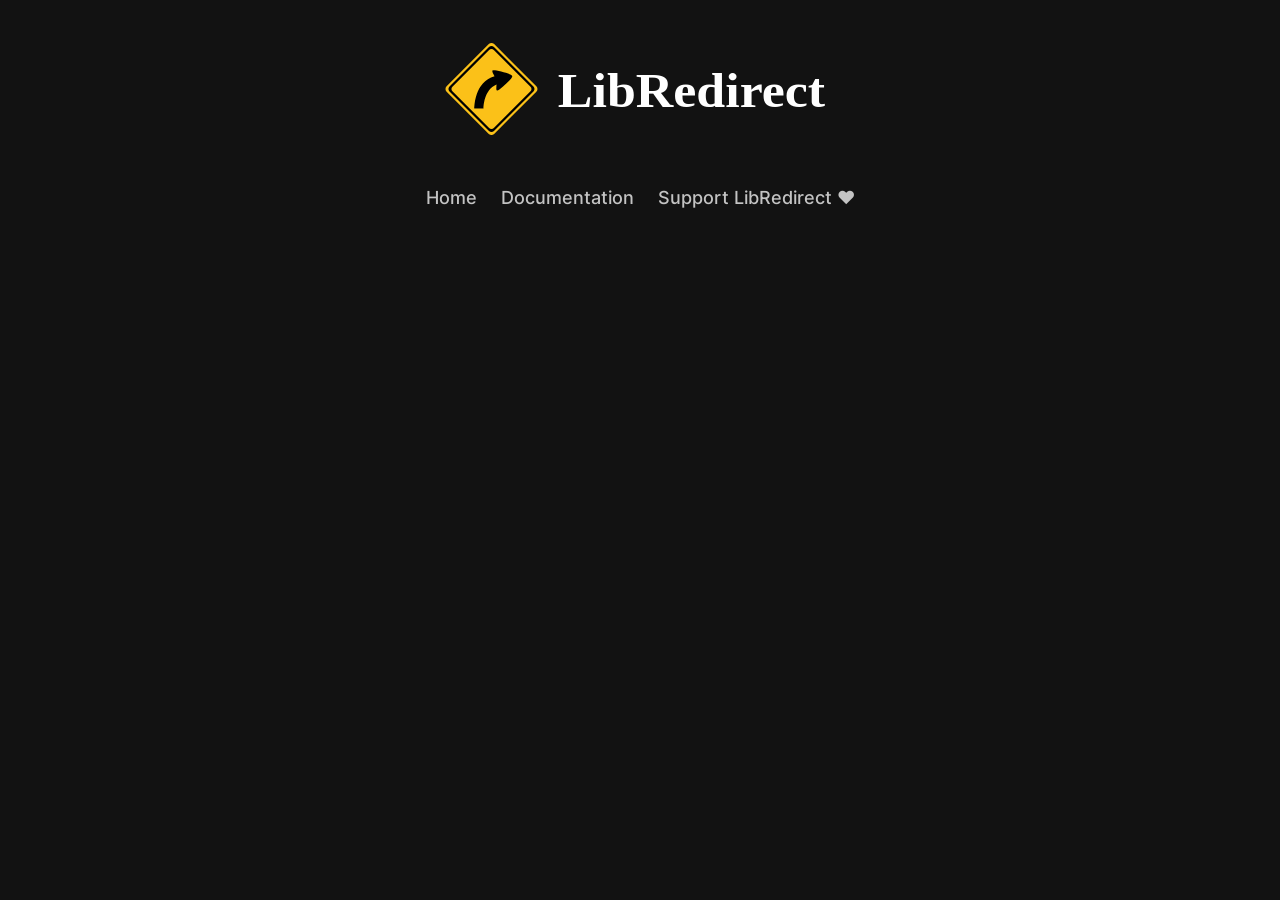
<file: mobile.html>
<!DOCTYPE html>
<html lang="en">
	<head>
		<meta charset="UTF-8">
		<meta name="viewport" content="width=device-width, initial-scale=1.0">
		<meta name="robots" content="index, follow">
		<link rel="stylesheet" href="style.css">
		<link rel="icon" type="image/x-icon" href="favicon.ico">
		<link rel="canonical" href="https://libredirect.manerakai.com">
		<meta property="og:type" content="website">
		<meta property="og:title" content="LibRedirect - Privacy-friendly Redirector">
		<meta property="og:site_name" content="libredirect.manerakai.com">
		<meta property="og:description" content="A web extension that redirects YouTube, Twitter, Instagram, etc. requests to alternative privacy-friendly frontends">
		<title>Mobile</title>
		<meta name="referrer" content="same-origin">
		<meta http-equiv="Content-Security-Policy" content="default-src 'none'; base-uri 'self'; form-action 'self'; script-src 'none'; style-src 'self'; img-src 'self'; font-src 'self'; frame-src 'self'; media-src 'self';">
	</head>
	<body>
		<div id="body">
			<div id="logo">
				<a href="./index.html">
					<img src="assets/images/libredirect-logo.svg" alt="LibRedirect Logo">
				</a>
			</div>
			<div class="nav_bar">
				<a href="./index.html">Home</a>
				<a href="./docs.html">Documentation</a>
				<a href="./donate.html">Support LibRedirect ❤️</a>
			</div>
		</div>
	</body>
</html>
</file>
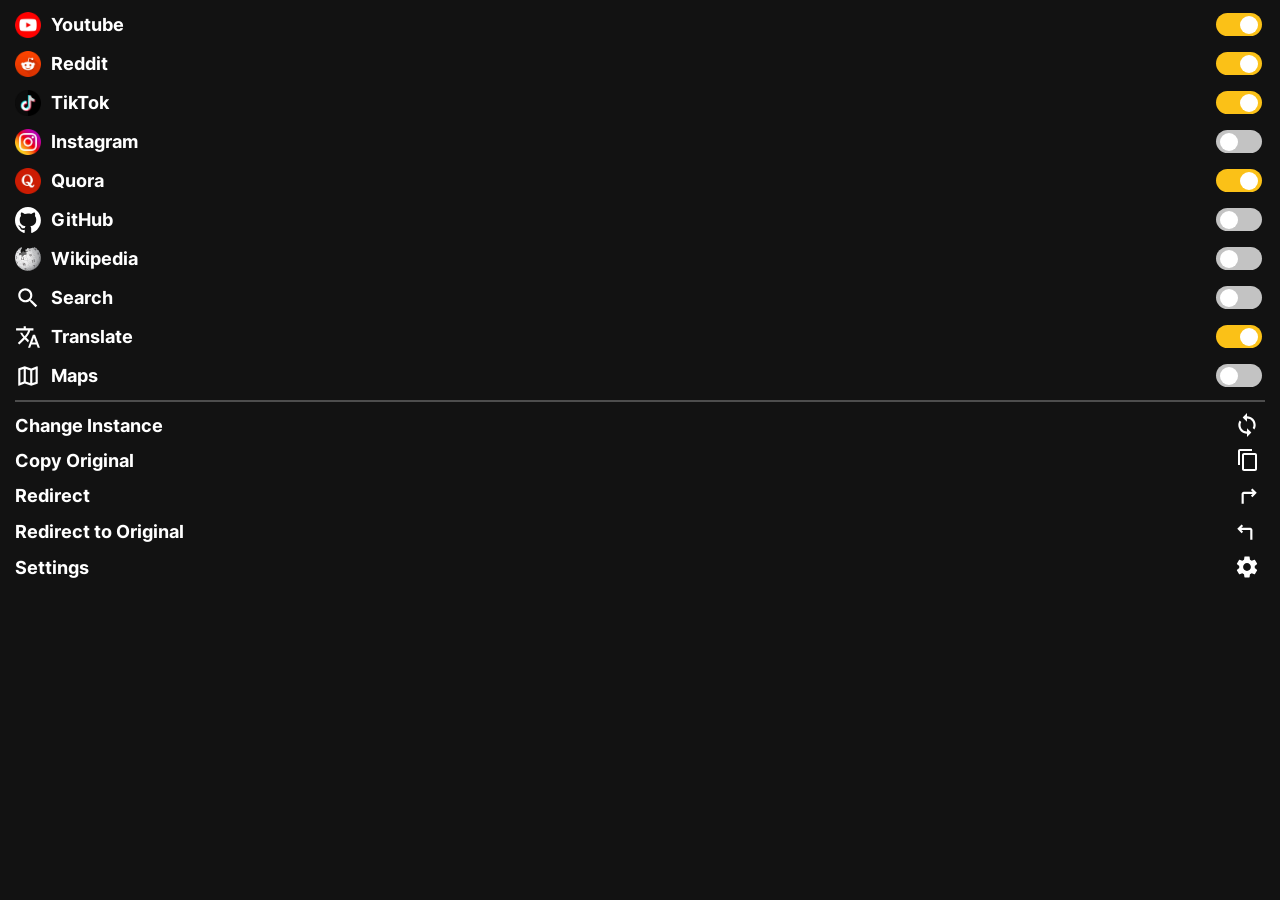
<file: popup.html>
<!DOCTYPE html>
<html lang="en">
	<head>
		<meta charset="UTF-8">
		<meta name="viewport" content="width=device-width, initial-scale=1.0">
		<link href="./style.css" rel="stylesheet">
		<title>Popup Emulation of the extension</title>
		<meta name="referrer" content="same-origin">
		<meta http-equiv="Content-Security-Policy" content="default-src 'none'; base-uri 'self'; form-action 'self'; script-src 'none'; style-src 'self'; img-src 'self'; font-src 'self'; frame-src 'self'; media-src 'self';">
	</head>
	<body class="popup" dir="auto">
		<div class="some-block">
			<a class="title" target="_blank" href="https://youtube.com">
				<img src="./assets/images/youtube-icon.webp" alt="YouTube icon">
				<h4>Youtube</h4>
			</a>
			<input type="checkbox" checked>
		</div>
		<div class="some-block">
			<a class="title" target="_blank" href="https://reddit.com">
				<img src="./assets/images/reddit-icon.webp" alt="Reddit icon">
				<h4>Reddit</h4>
			</a>
			<input type="checkbox" checked>
		</div>
		<div class="some-block">
			<a class="title" target="_blank" href="https://tiktok.com">
				<img src="./assets/images/tiktok-icon.webp" alt="TikTok icon">
				<h4>TikTok</h4>
			</a>
			<input type="checkbox" checked>
		</div>
		<div class="some-block">
			<a class="title" target="_blank" href="">
				<img src="./assets/images/instagram-icon.webp" alt="Instagram icon">
				<h4>Instagram</h4>
			</a>
			<input type="checkbox">
		</div>
		<div class="some-block">
			<a class="title" target="_blank" href="https://quora.com">
				<img src="./assets/images/quora-icon.webp" alt="Quora icon">
				<h4>Quora</h4>
			</a>
			<input type="checkbox" checked>
		</div>
		<div class="some-block">
			<a class="title" target="_blank" href="">
				<img src="./assets/images/github-icon-light.svg" alt="GitHub icon">
				<h4>GitHub</h4>
			</a>
			<input type="checkbox">
		</div>
		<div class="some-block">
			<a class="title" target="_blank" href="">
				<img src="./assets/images/wikipedia-icon.svg" alt="Wikipedia icon">
				<h4>Wikipedia</h4>
			</a>
			<input type="checkbox">
		</div>
		<div class="some-block">
			<a class="title" target="_blank" href="">
				<img src="./assets/images/search-icon-light.svg" alt="Search icon">
				<h4>Search</h4>
			</a>
			<input type="checkbox">
		</div>
		<div class="some-block">
			<a class="title" href="">
				<img src="./assets/images/translate-icon-light.svg" alt="Translate icon">
				<h4>Translate</h4>
			</a>
			<input class="translate-enabled" type="checkbox" checked>
		</div>
		<div class="maps some-block">
			<a class="title" href="">
				<img src="./assets/images/maps-icon-light.svg" alt="Maps icon">
				<h4>Maps</h4>
			</a>
			<input type="checkbox">
		</div>
		<hr>
		<div class="some-block"><a class=" title button">
			<h4>Change Instance</h4>
			<svg xmlns="http://www.w3.org/2000/svg" height="26px" viewBox="0 0 24 24" width="26px" fill="currentColor">
				<path d="M12 4V1L8 5l4 4V6c3.31 0 6 2.69 6 6 0 1.01-.25 1.97-.7 2.8l1.46 1.46C19.54 15.03 20 13.57 20 12c0-4.42-3.58-8-8-8zm0 14c-3.31 0-6-2.69-6-6 0-1.01.25-1.97.7-2.8L5.24 7.74C4.46 8.97 4 10.43 4 12c0 4.42 3.58 8 8 8v3l4-4-4-4v3z">
				</path>
			</svg>
		</a></div>
		<div class="some-block" title="Copy the original redirected link"><a class="title button" id="copy_raw">
			<h4>Copy Original</h4>
			<svg xmlns="http://www.w3.org/2000/svg" height="24px" viewBox="0 0 24 24" width="24px" fill="currentColor">
				<path d="M16 1H4c-1.1 0-2 .9-2 2v14h2V3h12V1zm3 4H8c-1.1 0-2 .9-2 2v14c0 1.1.9 2 2 2h11c1.1 0 2-.9 2-2V7c0-1.1-.9-2-2-2zm0 16H8V7h11v14z">
				</path>
			</svg>
		</a></div>
		<div class="some-block"><a class="title button">
			<h4>Redirect</h4>
			<svg xmlns="http://www.w3.org/2000/svg" enable-background="new 0 0 24 24" height="26px" viewBox="0 0 24 24" width="26px" fill="currentColor">
				<path d="M7 20v-9q0-.825.588-1.413Q8.175 9 9 9h8.2l-1.6-1.6L17 6l4 4-4 4-1.4-1.4 1.6-1.6H9v9Z"></path>
			</svg>
		</a></div>
		<div class="some-block"><a class="title button">
			<h4>Redirect to Original</h4>
			<svg xmlns="http://www.w3.org/2000/svg" enable-background="new 0 0 24 24" height="26px" viewBox="0 0 24 24" width="26px" fill="currentColor">
				<path d="M 17,20 V 11 Q 17,10.175 16.412,9.587 15.825,9 15,9 H 6.8 L 8.4,7.4 7,6 3,10 7,14 8.4,12.6 6.8,11 H 15 v 9 z">
				</path>
			</svg>
		</a></div>
		<div class="some-block"><a class="title button">
			<h4>Settings</h4>
			<svg xmlns="http://www.w3.org/2000/svg" enable-background="new 0 0 24 24" height="26px" viewBox="0 0 24 24" width="26px" fill="currentColor">
				<path d="M19.14,12.94c0.04-0.3,0.06-0.61,0.06-0.94c0-0.32-0.02-0.64-0.07-0.94l2.03-1.58c0.18-0.14,0.23-0.41,0.12-0.61 l-1.92-3.32c-0.12-0.22-0.37-0.29-0.59-0.22l-2.39,0.96c-0.5-0.38-1.03-0.7-1.62-0.94L14.4,2.81c-0.04-0.24-0.24-0.41-0.48-0.41 h-3.84c-0.24,0-0.43,0.17-0.47,0.41L9.25,5.35C8.66,5.59,8.12,5.92,7.63,6.29L5.24,5.33c-0.22-0.08-0.47,0-0.59,0.22L2.74,8.87 C2.62,9.08,2.66,9.34,2.86,9.48l2.03,1.58C4.84,11.36,4.8,11.69,4.8,12s0.02,0.64,0.07,0.94l-2.03,1.58 c-0.18,0.14-0.23,0.41-0.12,0.61l1.92,3.32c0.12,0.22,0.37,0.29,0.59,0.22l2.39-0.96c0.5,0.38,1.03,0.7,1.62,0.94l0.36,2.54 c0.05,0.24,0.24,0.41,0.48,0.41h3.84c0.24,0,0.44-0.17,0.47-0.41l0.36-2.54c0.59-0.24,1.13-0.56,1.62-0.94l2.39,0.96 c0.22,0.08,0.47,0,0.59-0.22l1.92-3.32c0.12-0.22,0.07-0.47-0.12-0.61L19.14,12.94z M12,15.6c-1.98,0-3.6-1.62-3.6-3.6 s1.62-3.6,3.6-3.6s3.6,1.62,3.6,3.6S13.98,15.6,12,15.6z">
				</path>
			</svg>
		</a></div>
		<div class="space"></div>
	</body>
</html>
</file>
<file: style.css>
:root {
  --text: #ffffff;
  --text-muted: #c3c3c3;
  --bg-main: #121212;
  --bg-secondary: #202020;
  --active: #ffd65b;
  --danger: #f04141;
  --success: #00cf00;
  --border: #4d4d4d;
  --radius-sm: 4px;
  --radius-md: 10px;
  --radius-lg: 16px;
  --transition: 0.2s cubic-bezier(0.4, 0, 0.2, 1);
}

*,
*::before,
*::after {
  box-sizing: border-box;
}

html {
  scroll-behavior: smooth;
}

@font-face {
  font-family: "Inter";
  src: url("./assets/fonts/Inter.ttf") format("truetype");
  font-weight: 400 700;
  font-style: normal;
  font-display: swap;
}

body {
  margin: 0;
  padding: 0;
  font-family: "Inter";
  background-color: var(--bg-main);
  color: var(--text);
  line-height: 1.6;
  overflow-x: hidden;
  -webkit-font-smoothing: antialiased;
}

::selection {
  background-color: var(--active);
  color: var(--bg-main);
}

#body {
  width: 100%;
  max-width: 1080px;
  margin: 0 auto;
  padding: 0 20px 60px;
}

#logo {
  margin-top: 25px;
  margin-bottom: 5px;
  text-align: center;
}

#logo a {
  display: inline-flex;
  align-items: center;
  justify-content: center;
  gap: 1em;
  text-decoration: none;
  color: inherit;
  transition: opacity var(--transition);
}

#logo a:hover {
  opacity: 0.8;
}

#logo img {
  width: 512px;
  height: auto;
}

#logo h1 {
  font-size: 4rem;
  font-weight: 700;
  margin: 0;
  letter-spacing: -0.02em;
}

.nav_bar {
  display: flex;
  flex-wrap: wrap;
  justify-content: center;
  margin: auto;
  max-width: 800px;
  padding: 10px;
  border-radius: var(--radius-lg);
}

.nav_bar a {
  font-size: 1.1rem;
  font-weight: 500;
  color: var(--text-muted);
  text-decoration: none !important;
  padding: 8px 12px;
  border-radius: var(--radius-sm);
  transition: color var(--transition), background-color var(--transition);
}

.nav_bar a:hover,
.nav_bar a.active {
  color: var(--active);
  text-decoration: none !important;
  font-weight: bold;
}

h2 {
  font-size: 1.8rem;
  font-weight: 600;
  margin-top: 40px;
  margin-bottom: 20px;
  line-height: 1.3;
}

h3 {
  font-size: 1.3rem;
  font-weight: 600;
  margin-top: 40px;
  margin-bottom: 12px;
  color: var(--text);
}

h3 a {
  color: var(--text);
  text-decoration: none;
  border-bottom: 1px dashed var(--border);
  transition: border-color var(--transition), color var(--transition);
}

h3 a:hover {
  color: var(--active);
  border-color: var(--active);
}

h3.title {
  font-size: 1.4rem;
  font-weight: 400;
  text-align: center;
  color: var(--text-muted);
  margin-bottom: 40px;
}

p,
li {
  font-size: 1.05rem;
  line-height: 1.3;
  margin: 6px 0;
  color: var(--text-muted);
}

a {
  color: var(--active);
  text-decoration: none;
}

a:hover {
  text-decoration: underline;
  text-underline-offset: 3px;
}

img.align,
video {
  display: block;
  max-width: 100%;
  width: 80%;
  height: auto;
  margin: 24px auto;
  border: 2px solid var(--active);
  border-radius: var(--radius-md);
  box-shadow: 0 8px 24px rgba(0, 0, 0, 0.3);
  object-fit: contain;
}

a.badge,
a.badge_medium {
  display: inline-block;
  transition: transform var(--transition);
}

a.badge:hover,
a.badge_medium:hover {
  transform: translateY(-2px);
}

a.badge img {
  height: 60px;
  width: auto;
  margin-right: 12px;
}

a.badge_medium img {
  height: 50px;
  width: auto;
  margin: 0 8px;
}

ul.clear {
  list-style: none;
  margin: 0;
  padding: 0;
  display: grid;
  gap: 12px;
}

ul.clear li {
  margin: 0;
  padding: 12px 16px;
  background: var(--bg-secondary);
  border-radius: var(--radius-sm);
  transition: background-color var(--transition);
}

ul.clear span {
  color: var(--text-muted);
  margin: 0 8px;
}

#description {
  display: flex;
  flex-wrap: wrap;
  justify-content: space-between;
  align-items: flex-start;
  gap: 40px;
  margin-top: 40px;
}

#description > div:first-child {
  flex: 1;
  min-width: 300px;
}

#description #popup {
  flex-shrink: 0;
  width: 250px;
  height: 726px;
  position: sticky;
  top: 20px;
}

#popup iframe {
  width: 230px;
  height: 616px;
  border: none;
  border-radius: var(--radius-md);
  outline: 1px solid var(--border);
  box-shadow: 0 12px 32px rgba(0, 0, 0, 0.4);
  transform: scale(1.1);
  transform-origin: 0 0;
  overflow: hidden;
  background: var(--bg-main);
}

.yellow {
  color: var(--active);
}
.red {
  color: var(--danger);
}
.green {
  color: var(--success);
}
.mono {
  font-family: "Fira Code", "Consolas", monospace;
  word-break: break-all;
  background: var(--bg-secondary);
  padding: 2px 6px;
  border-radius: var(--radius-sm);
  font-size: 0.9em;
}
.active {
  color: var(--active);
}

.left-content {
  text-align: left;
}

.center-content {
  text-align: center;
}

.center-content p {
  max-width: 700px;
  margin-left: auto;
  margin-right: auto;
}

@media (max-width: 1080px) {
  #description {
    flex-direction: column;
    align-items: center;
  }

  #description > div:first-child {
    width: 100%;
  }

  #description #popup {
    width: 100%;
    height: auto;
    display: flex;
    justify-content: center;
    position: static;
    margin-top: 20px;
  }

  #popup iframe {
    transform: scale(1);
    width: 100%;
    max-width: 300px;
    height: auto;
    aspect-ratio: 230 / 616;
  }

  #logo h1 {
    font-size: 2rem;
  }
  #logo img {
    width: 60px;
  }

  .nav_bar {
    gap: 8px 16px;
    padding: 16px;
  }

  .nav_bar a {
    font-size: 1rem;
  }
}

body.popup {
  --active: #fbc117;
  line-height: normal;
}

body.popup a {
  color: var(--text);
  text-decoration: none;
  transition: none;
}

body.popup a:hover {
  color: var(--active);
  text-decoration: none;
}

body.popup img,
body.popup svg {
  margin-right: 10px;
  height: 26px;
  width: 26px;
  color: var(--text);
}

body.popup .title {
  display: flex;
  align-items: center;
}

body.popup .button {
  justify-content: space-between;
  width: 100%;
  cursor: pointer;
  transition: all 0.1s;
}

body.popup .button svg {
  width: auto;
  height: auto;
  margin-right: 5px;
}

body.popup .button:hover svg {
  color: var(--active);
}

body.popup .button:active {
  transform: translateY(1px);
}

body.popup .some-block {
  padding: 0 15px;
  display: flex;
  align-items: center;
  justify-content: space-between;
  margin: 10px 0;
}

body.popup h4 {
  margin: 0;
  font-size: 18px;
}

body.popup hr {
  height: 2px;
  margin: 0 15px;
  background-color: var(--border);
  border: none;
}

body.popup .space {
  height: 10px;
}

/* Switch checkboxes */
body.popup input[type="checkbox"] {
  appearance: none;
  -webkit-appearance: none;
  width: 46px;
  height: 23px;
  background-color: var(--text-muted);
  border-radius: 50px;
  transition: 0.4s;
  cursor: pointer;
}

body.popup input[type="checkbox"]:checked {
  background-color: var(--active);
}

body.popup input[type="checkbox"]::before {
  content: "";
  display: inline-block;
  width: 18px;
  height: 18px;
  box-sizing: border-box;
  position: relative;
  top: 2.5px;
  left: 3.5px;
  background-color: white;
  border-radius: 50%;
  transition: 0.3s;
}

body.popup input[type="checkbox"]:checked::before {
  left: 24px;
}

.connect-links {
  display: flex;
  flex-wrap: wrap;
  justify-content: center;
  align-items: center;
  gap: 5px 15px;
}

.donate-spacing {
  margin: 30px 0;
}
</file>
